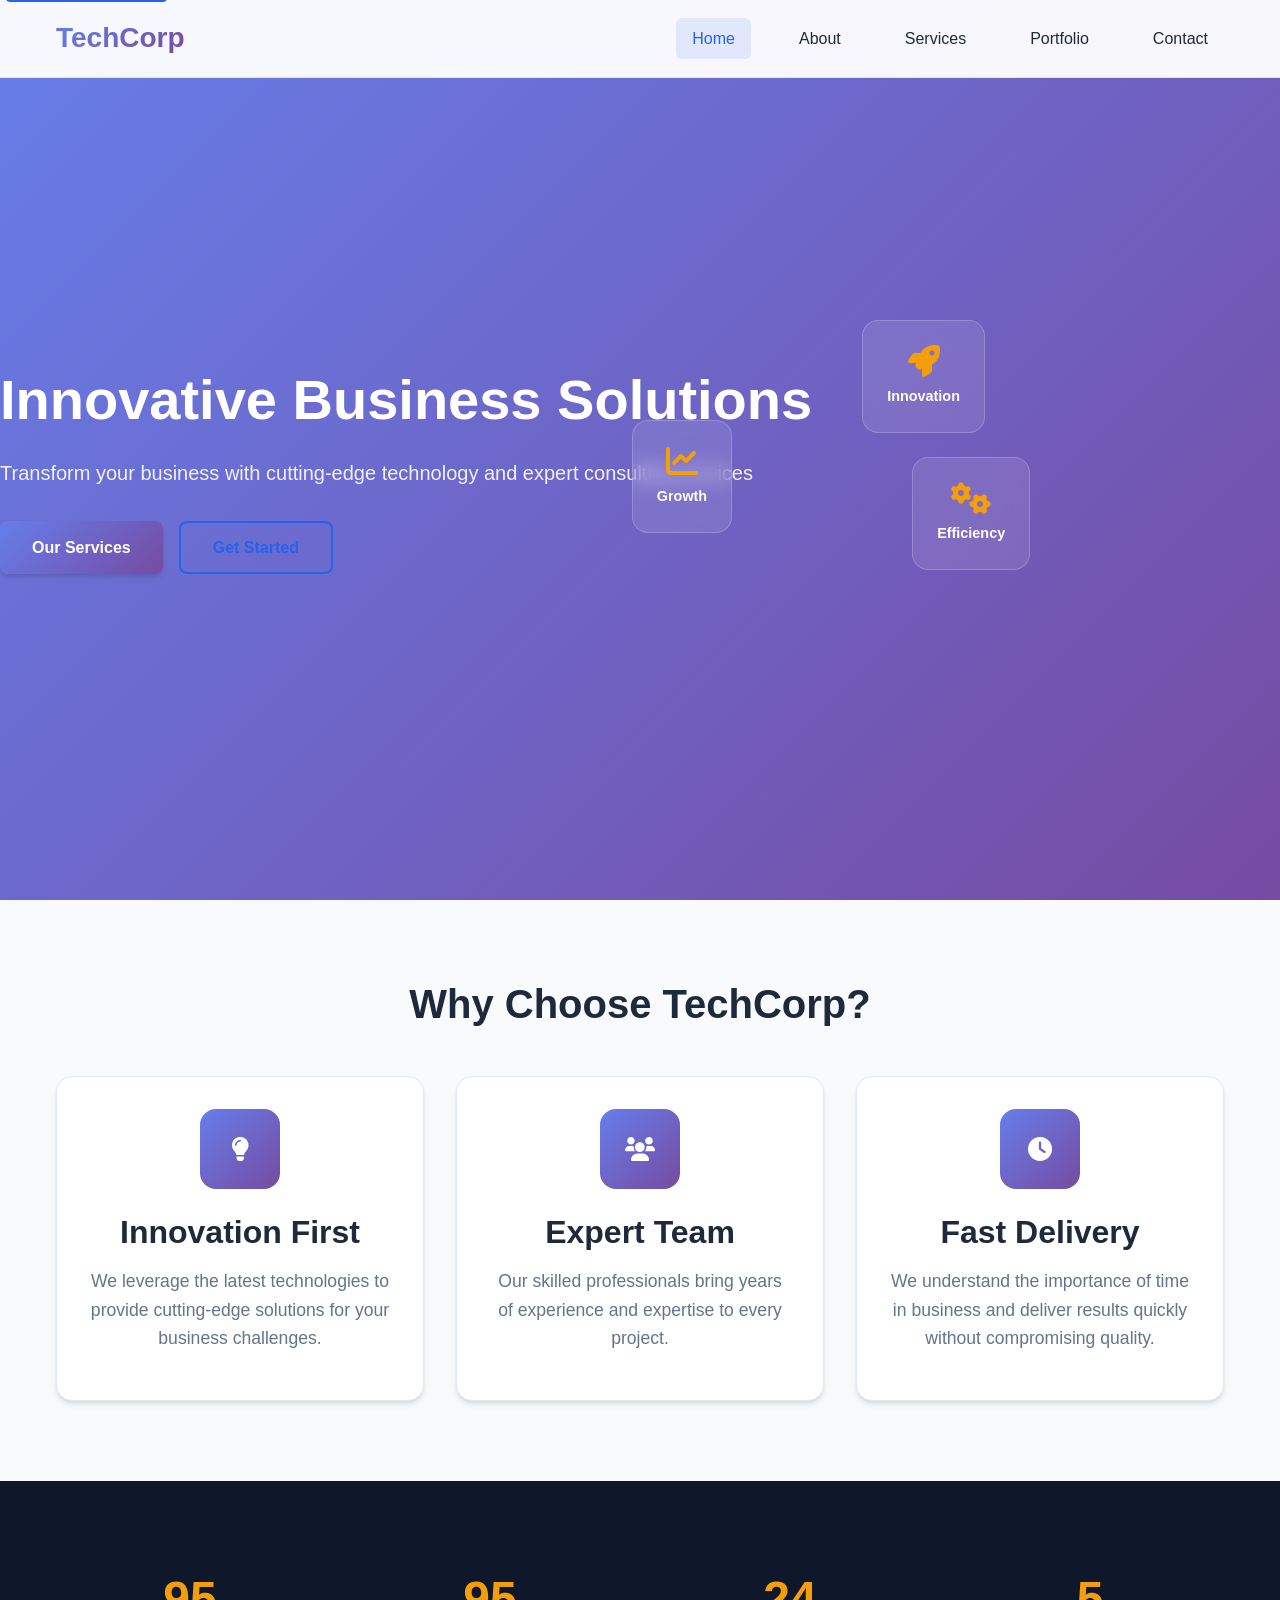
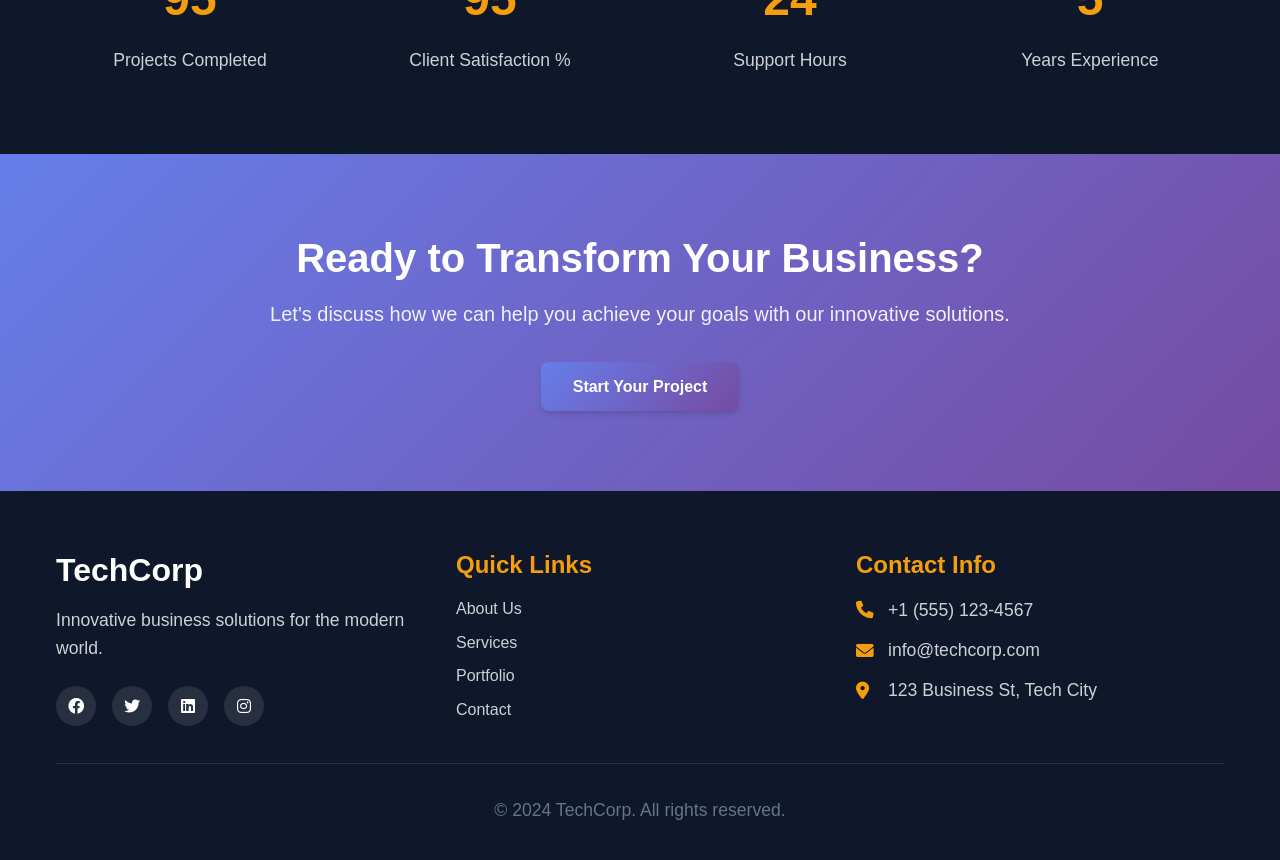
<file: index.html>
<!DOCTYPE html>
<html lang="en">
<head>
    <meta charset="UTF-8">
    <meta name="viewport" content="width=device-width, initial-scale=1.0">
    <title>TechCorp - Innovative Business Solutions</title>
    <link rel="stylesheet" href="styles.css">
    <link href="https://cdnjs.cloudflare.com/ajax/libs/font-awesome/6.0.0/css/all.min.css" rel="stylesheet">
</head>
<body>
    <!-- Navigation -->
    <nav class="navbar">
        <div class="nav-container">
            <div class="nav-logo">
                <a href="index.html">TechCorp</a>
            </div>
            <div class="nav-menu" id="nav-menu">
                <a href="index.html" class="nav-link active">Home</a>
                <a href="about.html" class="nav-link">About</a>
                <a href="services.html" class="nav-link">Services</a>
                <a href="portfolio.html" class="nav-link">Portfolio</a>
                <a href="contact.html" class="nav-link">Contact</a>
            </div>
            <div class="nav-toggle" id="nav-toggle">
                <span class="bar"></span>
                <span class="bar"></span>
                <span class="bar"></span>
            </div>
        </div>
    </nav>

    <!-- Hero Section -->
    <section class="hero">
        <div class="hero-content">
            <h1 class="hero-title">Innovative Business Solutions</h1>
            <p class="hero-subtitle">Transform your business with cutting-edge technology and expert consulting services</p>
            <div class="hero-buttons">
                <a href="services.html" class="btn btn-primary">Our Services</a>
                <a href="contact.html" class="btn btn-secondary">Get Started</a>
            </div>
        </div>
        <div class="hero-image">
            <div class="floating-card card-1">
                <i class="fas fa-rocket"></i>
                <span>Innovation</span>
            </div>
            <div class="floating-card card-2">
                <i class="fas fa-chart-line"></i>
                <span>Growth</span>
            </div>
            <div class="floating-card card-3">
                <i class="fas fa-cogs"></i>
                <span>Efficiency</span>
            </div>
        </div>
    </section>

    <!-- Features Section -->
    <section class="features">
        <div class="container">
            <h2 class="section-title">Why Choose TechCorp?</h2>
            <div class="features-grid">
                <div class="feature-card" data-aos="fade-up">
                    <div class="feature-icon">
                        <i class="fas fa-lightbulb"></i>
                    </div>
                    <h3>Innovation First</h3>
                    <p>We leverage the latest technologies to provide cutting-edge solutions for your business challenges.</p>
                </div>
                <div class="feature-card" data-aos="fade-up" data-aos-delay="100">
                    <div class="feature-icon">
                        <i class="fas fa-users"></i>
                    </div>
                    <h3>Expert Team</h3>
                    <p>Our skilled professionals bring years of experience and expertise to every project.</p>
                </div>
                <div class="feature-card" data-aos="fade-up" data-aos-delay="200">
                    <div class="feature-icon">
                        <i class="fas fa-clock"></i>
                    </div>
                    <h3>Fast Delivery</h3>
                    <p>We understand the importance of time in business and deliver results quickly without compromising quality.</p>
                </div>
            </div>
        </div>
    </section>

    <!-- Stats Section -->
    <section class="stats">
        <div class="container">
            <div class="stats-grid">
                <div class="stat-item">
                    <div class="stat-number" data-target="150">0</div>
                    <div class="stat-label">Projects Completed</div>
                </div>
                <div class="stat-item">
                    <div class="stat-number" data-target="95">0</div>
                    <div class="stat-label">Client Satisfaction %</div>
                </div>
                <div class="stat-item">
                    <div class="stat-number" data-target="24">0</div>
                    <div class="stat-label">Support Hours</div>
                </div>
                <div class="stat-item">
                    <div class="stat-number" data-target="5">0</div>
                    <div class="stat-label">Years Experience</div>
                </div>
            </div>
        </div>
    </section>

    <!-- CTA Section -->
    <section class="cta">
        <div class="container">
            <div class="cta-content">
                <h2>Ready to Transform Your Business?</h2>
                <p>Let's discuss how we can help you achieve your goals with our innovative solutions.</p>
                <a href="contact.html" class="btn btn-primary">Start Your Project</a>
            </div>
        </div>
    </section>

    <!-- Footer -->
    <footer class="footer">
        <div class="container">
            <div class="footer-content">
                <div class="footer-section">
                    <h3>TechCorp</h3>
                    <p>Innovative business solutions for the modern world.</p>
                    <div class="social-links">
                        <a href="#"><i class="fab fa-facebook"></i></a>
                        <a href="#"><i class="fab fa-twitter"></i></a>
                        <a href="#"><i class="fab fa-linkedin"></i></a>
                        <a href="#"><i class="fab fa-instagram"></i></a>
                    </div>
                </div>
                <div class="footer-section">
                    <h4>Quick Links</h4>
                    <ul>
                        <li><a href="about.html">About Us</a></li>
                        <li><a href="services.html">Services</a></li>
                        <li><a href="portfolio.html">Portfolio</a></li>
                        <li><a href="contact.html">Contact</a></li>
                    </ul>
                </div>
                <div class="footer-section">
                    <h4>Contact Info</h4>
                    <div class="contact-info">
                        <p><i class="fas fa-phone"></i> +1 (555) 123-4567</p>
                        <p><i class="fas fa-envelope"></i> info@techcorp.com</p>
                        <p><i class="fas fa-map-marker-alt"></i> 123 Business St, Tech City</p>
                    </div>
                </div>
            </div>
            <div class="footer-bottom">
                <p>&copy; 2024 TechCorp. All rights reserved.</p>
            </div>
        </div>
    </footer>

    <script src="script.js"></script>
</body>
</html>
</file>
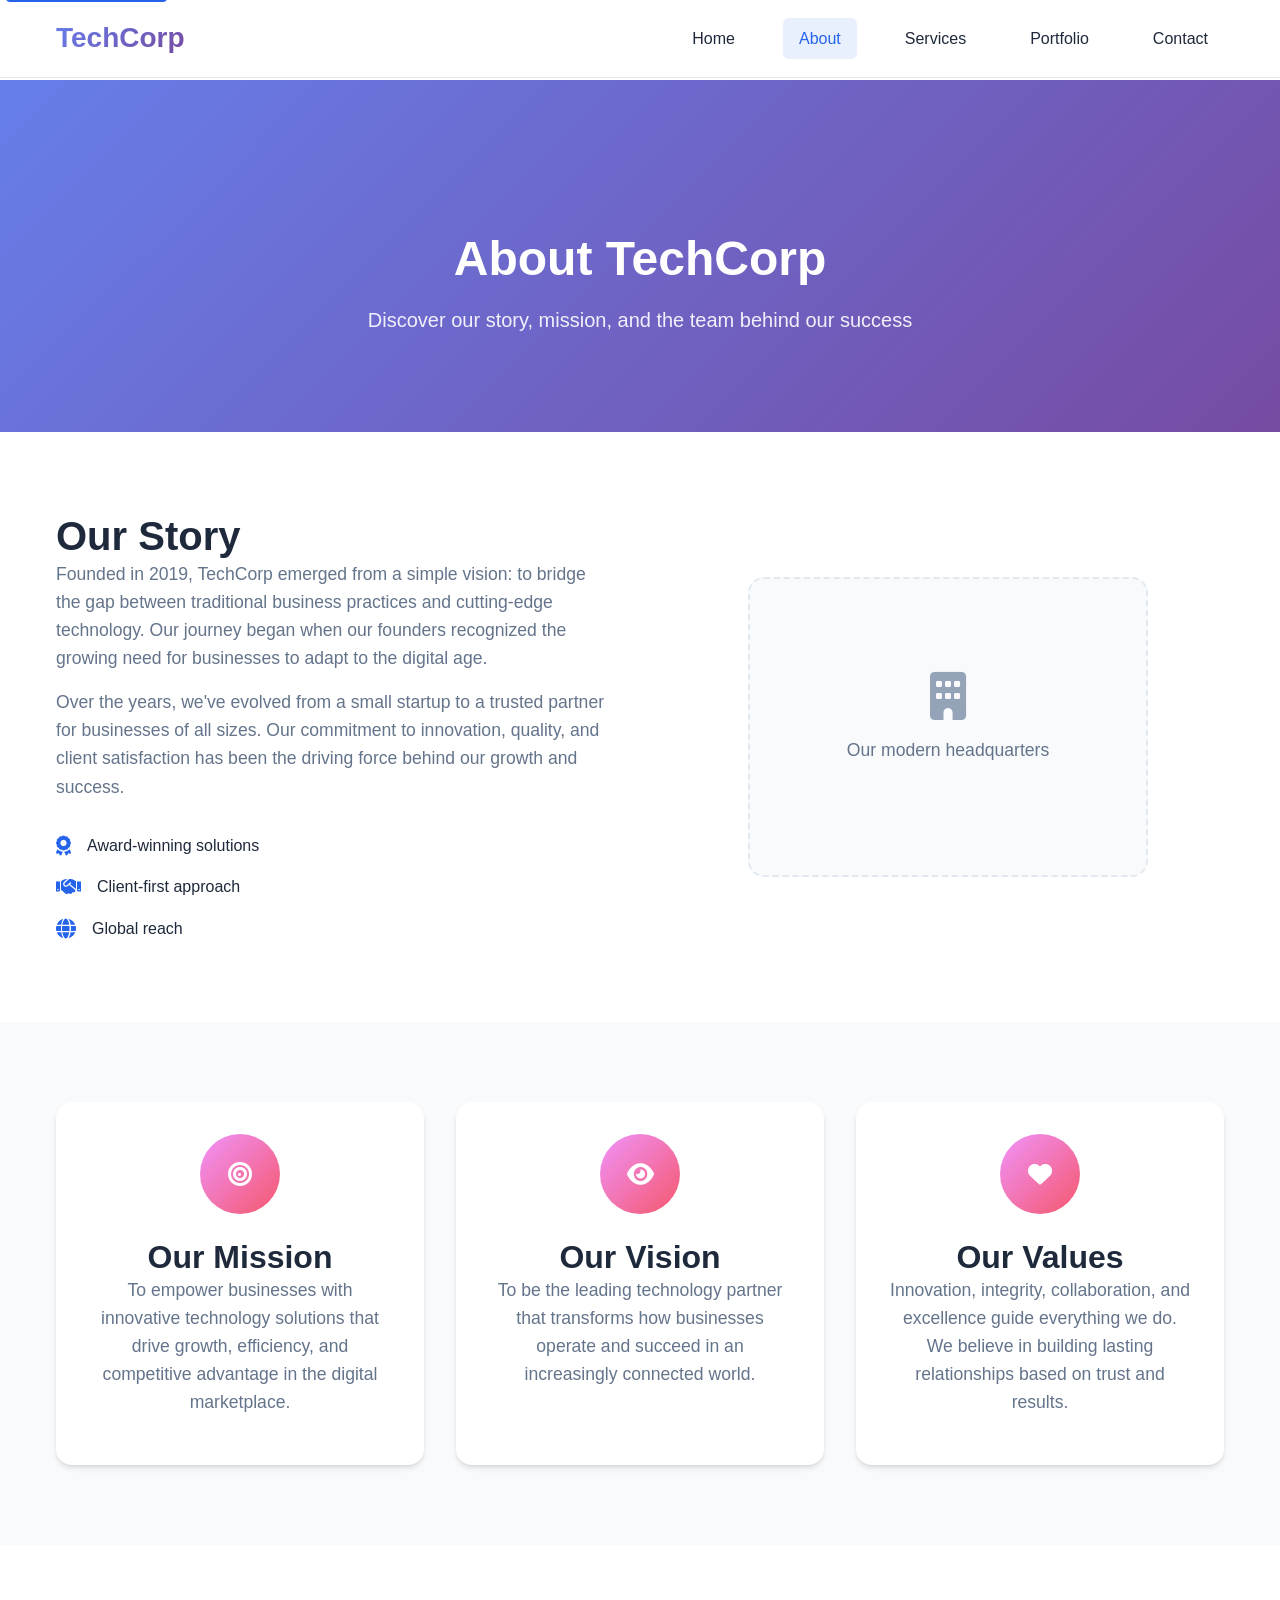
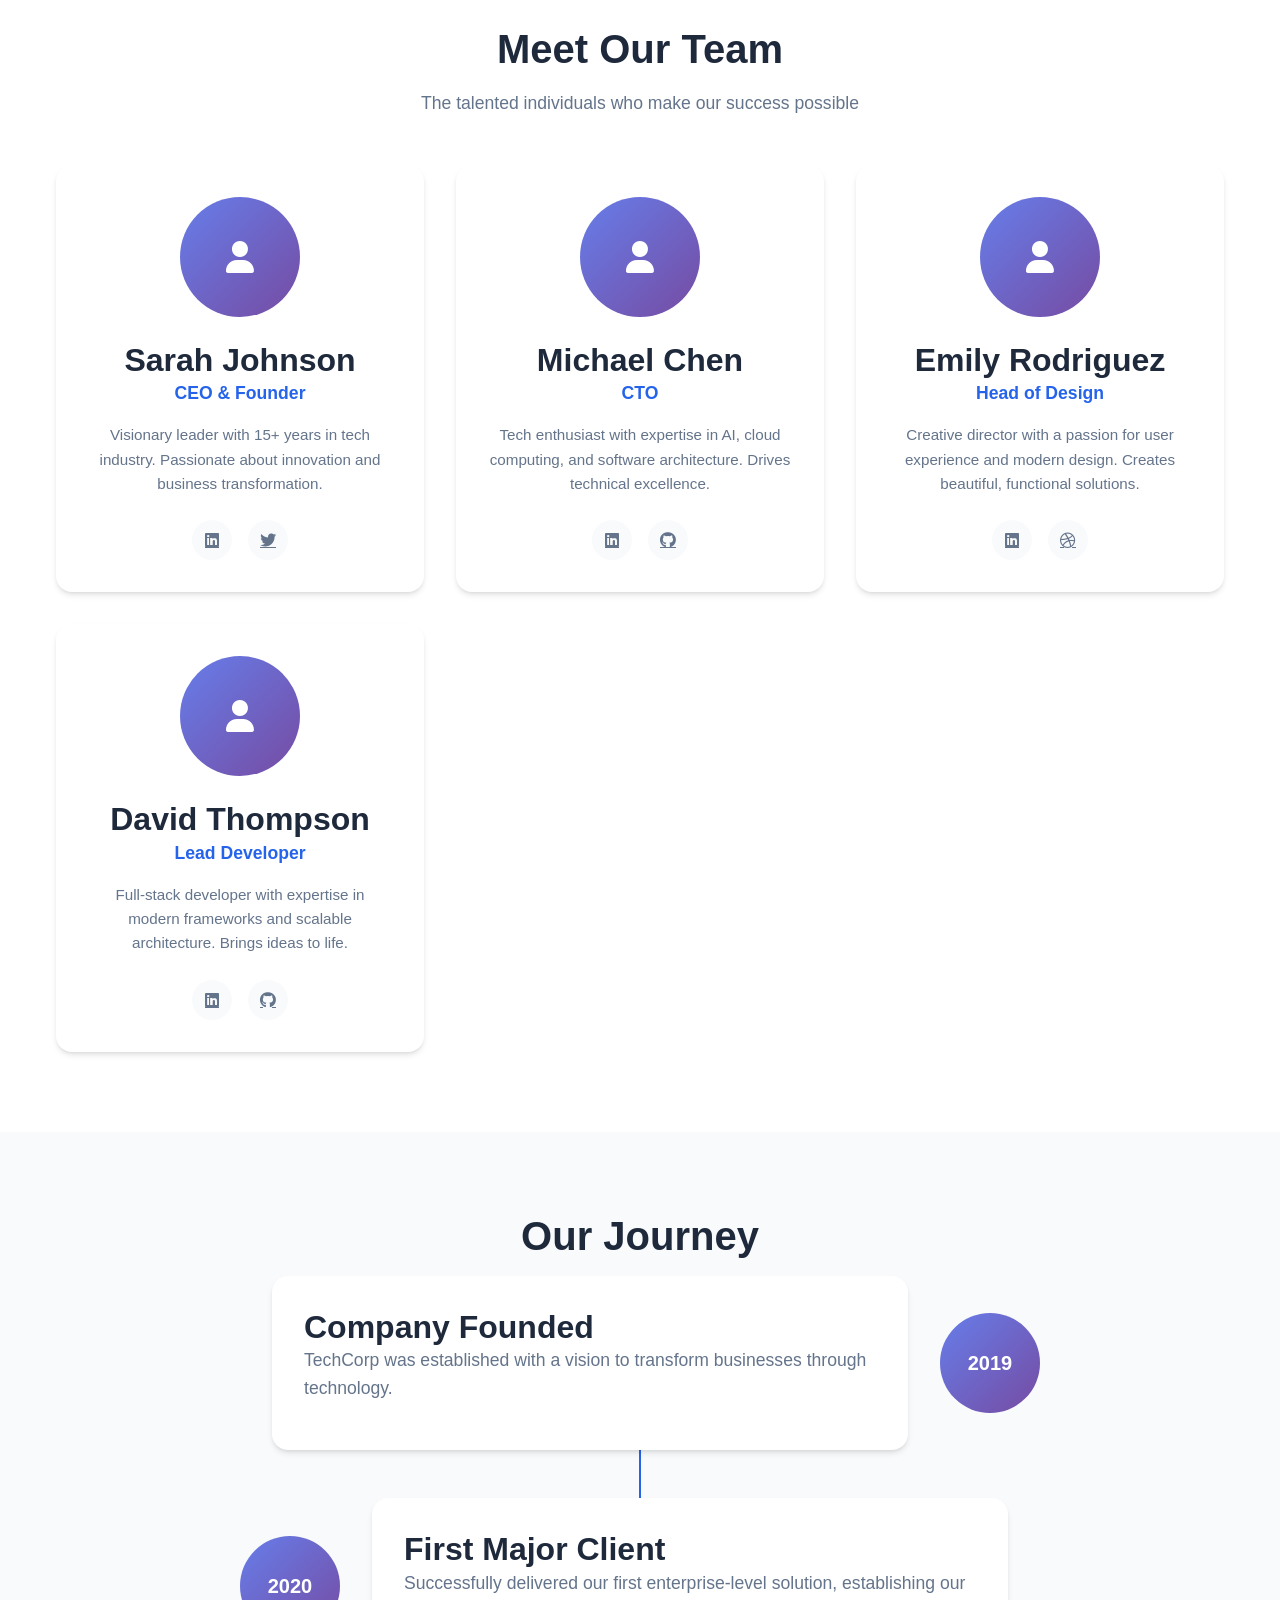
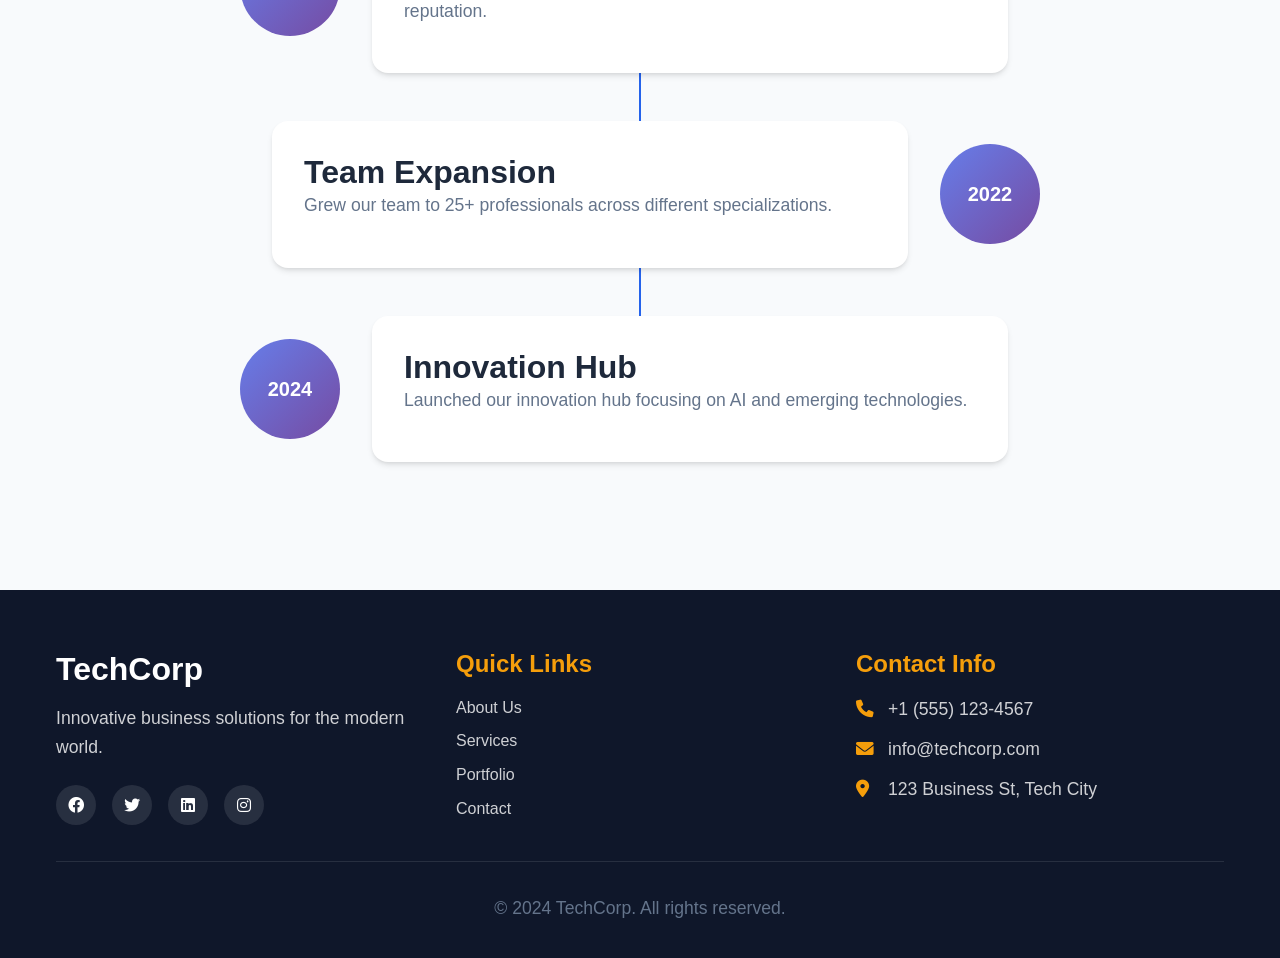
<file: about.html>
<!DOCTYPE html>
<html lang="en">
<head>
    <meta charset="UTF-8">
    <meta name="viewport" content="width=device-width, initial-scale=1.0">
    <title>About Us - TechCorp</title>
    <link rel="stylesheet" href="styles.css">
    <link href="https://cdnjs.cloudflare.com/ajax/libs/font-awesome/6.0.0/css/all.min.css" rel="stylesheet">
</head>
<body>
    <!-- Navigation -->
    <nav class="navbar">
        <div class="nav-container">
            <div class="nav-logo">
                <a href="index.html">TechCorp</a>
            </div>
            <div class="nav-menu" id="nav-menu">
                <a href="index.html" class="nav-link">Home</a>
                <a href="about.html" class="nav-link active">About</a>
                <a href="services.html" class="nav-link">Services</a>
                <a href="portfolio.html" class="nav-link">Portfolio</a>
                <a href="contact.html" class="nav-link">Contact</a>
            </div>
            <div class="nav-toggle" id="nav-toggle">
                <span class="bar"></span>
                <span class="bar"></span>
                <span class="bar"></span>
            </div>
        </div>
    </nav>

    <!-- Page Header -->
    <section class="page-header">
        <div class="container">
            <h1>About TechCorp</h1>
            <p>Discover our story, mission, and the team behind our success</p>
        </div>
    </section>

    <!-- About Section -->
    <section class="about-content">
        <div class="container">
            <div class="about-grid">
                <div class="about-text">
                    <h2>Our Story</h2>
                    <p>Founded in 2019, TechCorp emerged from a simple vision: to bridge the gap between traditional business practices and cutting-edge technology. Our journey began when our founders recognized the growing need for businesses to adapt to the digital age.</p>
                    <p>Over the years, we've evolved from a small startup to a trusted partner for businesses of all sizes. Our commitment to innovation, quality, and client satisfaction has been the driving force behind our growth and success.</p>
                    <div class="about-features">
                        <div class="about-feature">
                            <i class="fas fa-award"></i>
                            <span>Award-winning solutions</span>
                        </div>
                        <div class="about-feature">
                            <i class="fas fa-handshake"></i>
                            <span>Client-first approach</span>
                        </div>
                        <div class="about-feature">
                            <i class="fas fa-globe"></i>
                            <span>Global reach</span>
                        </div>
                    </div>
                </div>
                <div class="about-image">
                    <div class="image-placeholder">
                        <i class="fas fa-building"></i>
                        <p>Our modern headquarters</p>
                    </div>
                </div>
            </div>
        </div>
    </section>

    <!-- Mission & Vision -->
    <section class="mission-vision">
        <div class="container">
            <div class="mv-grid">
                <div class="mv-card">
                    <div class="mv-icon">
                        <i class="fas fa-bullseye"></i>
                    </div>
                    <h3>Our Mission</h3>
                    <p>To empower businesses with innovative technology solutions that drive growth, efficiency, and competitive advantage in the digital marketplace.</p>
                </div>
                <div class="mv-card">
                    <div class="mv-icon">
                        <i class="fas fa-eye"></i>
                    </div>
                    <h3>Our Vision</h3>
                    <p>To be the leading technology partner that transforms how businesses operate and succeed in an increasingly connected world.</p>
                </div>
                <div class="mv-card">
                    <div class="mv-icon">
                        <i class="fas fa-heart"></i>
                    </div>
                    <h3>Our Values</h3>
                    <p>Innovation, integrity, collaboration, and excellence guide everything we do. We believe in building lasting relationships based on trust and results.</p>
                </div>
            </div>
        </div>
    </section>

    <!-- Team Section -->
    <section class="team">
        <div class="container">
            <h2 class="section-title">Meet Our Team</h2>
            <p class="section-subtitle">The talented individuals who make our success possible</p>
            <div class="team-grid">
                <div class="team-card" data-aos="fade-up">
                    <div class="team-image">
                        <div class="avatar">
                            <i class="fas fa-user"></i>
                        </div>
                    </div>
                    <div class="team-info">
                        <h3>Sarah Johnson</h3>
                        <p class="team-role">CEO & Founder</p>
                        <p class="team-bio">Visionary leader with 15+ years in tech industry. Passionate about innovation and business transformation.</p>
                        <div class="team-social">
                            <a href="#"><i class="fab fa-linkedin"></i></a>
                            <a href="#"><i class="fab fa-twitter"></i></a>
                        </div>
                    </div>
                </div>
                <div class="team-card" data-aos="fade-up" data-aos-delay="100">
                    <div class="team-image">
                        <div class="avatar">
                            <i class="fas fa-user"></i>
                        </div>
                    </div>
                    <div class="team-info">
                        <h3>Michael Chen</h3>
                        <p class="team-role">CTO</p>
                        <p class="team-bio">Tech enthusiast with expertise in AI, cloud computing, and software architecture. Drives technical excellence.</p>
                        <div class="team-social">
                            <a href="#"><i class="fab fa-linkedin"></i></a>
                            <a href="#"><i class="fab fa-github"></i></a>
                        </div>
                    </div>
                </div>
                <div class="team-card" data-aos="fade-up" data-aos-delay="200">
                    <div class="team-image">
                        <div class="avatar">
                            <i class="fas fa-user"></i>
                        </div>
                    </div>
                    <div class="team-info">
                        <h3>Emily Rodriguez</h3>
                        <p class="team-role">Head of Design</p>
                        <p class="team-bio">Creative director with a passion for user experience and modern design. Creates beautiful, functional solutions.</p>
                        <div class="team-social">
                            <a href="#"><i class="fab fa-linkedin"></i></a>
                            <a href="#"><i class="fab fa-dribbble"></i></a>
                        </div>
                    </div>
                </div>
                <div class="team-card" data-aos="fade-up" data-aos-delay="300">
                    <div class="team-image">
                        <div class="avatar">
                            <i class="fas fa-user"></i>
                        </div>
                    </div>
                    <div class="team-info">
                        <h3>David Thompson</h3>
                        <p class="team-role">Lead Developer</p>
                        <p class="team-bio">Full-stack developer with expertise in modern frameworks and scalable architecture. Brings ideas to life.</p>
                        <div class="team-social">
                            <a href="#"><i class="fab fa-linkedin"></i></a>
                            <a href="#"><i class="fab fa-github"></i></a>
                        </div>
                    </div>
                </div>
            </div>
        </div>
    </section>

    <!-- Timeline -->
    <section class="timeline">
        <div class="container">
            <h2 class="section-title">Our Journey</h2>
            <div class="timeline-container">
                <div class="timeline-item" data-aos="fade-up">
                    <div class="timeline-year">2019</div>
                    <div class="timeline-content">
                        <h3>Company Founded</h3>
                        <p>TechCorp was established with a vision to transform businesses through technology.</p>
                    </div>
                </div>
                <div class="timeline-item" data-aos="fade-up" data-aos-delay="100">
                    <div class="timeline-year">2020</div>
                    <div class="timeline-content">
                        <h3>First Major Client</h3>
                        <p>Successfully delivered our first enterprise-level solution, establishing our reputation.</p>
                    </div>
                </div>
                <div class="timeline-item" data-aos="fade-up" data-aos-delay="200">
                    <div class="timeline-year">2022</div>
                    <div class="timeline-content">
                        <h3>Team Expansion</h3>
                        <p>Grew our team to 25+ professionals across different specializations.</p>
                    </div>
                </div>
                <div class="timeline-item" data-aos="fade-up" data-aos-delay="300">
                    <div class="timeline-year">2024</div>
                    <div class="timeline-content">
                        <h3>Innovation Hub</h3>
                        <p>Launched our innovation hub focusing on AI and emerging technologies.</p>
                    </div>
                </div>
            </div>
        </div>
    </section>

    <!-- Footer -->
    <footer class="footer">
        <div class="container">
            <div class="footer-content">
                <div class="footer-section">
                    <h3>TechCorp</h3>
                    <p>Innovative business solutions for the modern world.</p>
                    <div class="social-links">
                        <a href="#"><i class="fab fa-facebook"></i></a>
                        <a href="#"><i class="fab fa-twitter"></i></a>
                        <a href="#"><i class="fab fa-linkedin"></i></a>
                        <a href="#"><i class="fab fa-instagram"></i></a>
                    </div>
                </div>
                <div class="footer-section">
                    <h4>Quick Links</h4>
                    <ul>
                        <li><a href="about.html">About Us</a></li>
                        <li><a href="services.html">Services</a></li>
                        <li><a href="portfolio.html">Portfolio</a></li>
                        <li><a href="contact.html">Contact</a></li>
                    </ul>
                </div>
                <div class="footer-section">
                    <h4>Contact Info</h4>
                    <div class="contact-info">
                        <p><i class="fas fa-phone"></i> +1 (555) 123-4567</p>
                        <p><i class="fas fa-envelope"></i> info@techcorp.com</p>
                        <p><i class="fas fa-map-marker-alt"></i> 123 Business St, Tech City</p>
                    </div>
                </div>
            </div>
            <div class="footer-bottom">
                <p>&copy; 2024 TechCorp. All rights reserved.</p>
            </div>
        </div>
    </footer>

    <script src="script.js"></script>
</body>
</html>
</file>
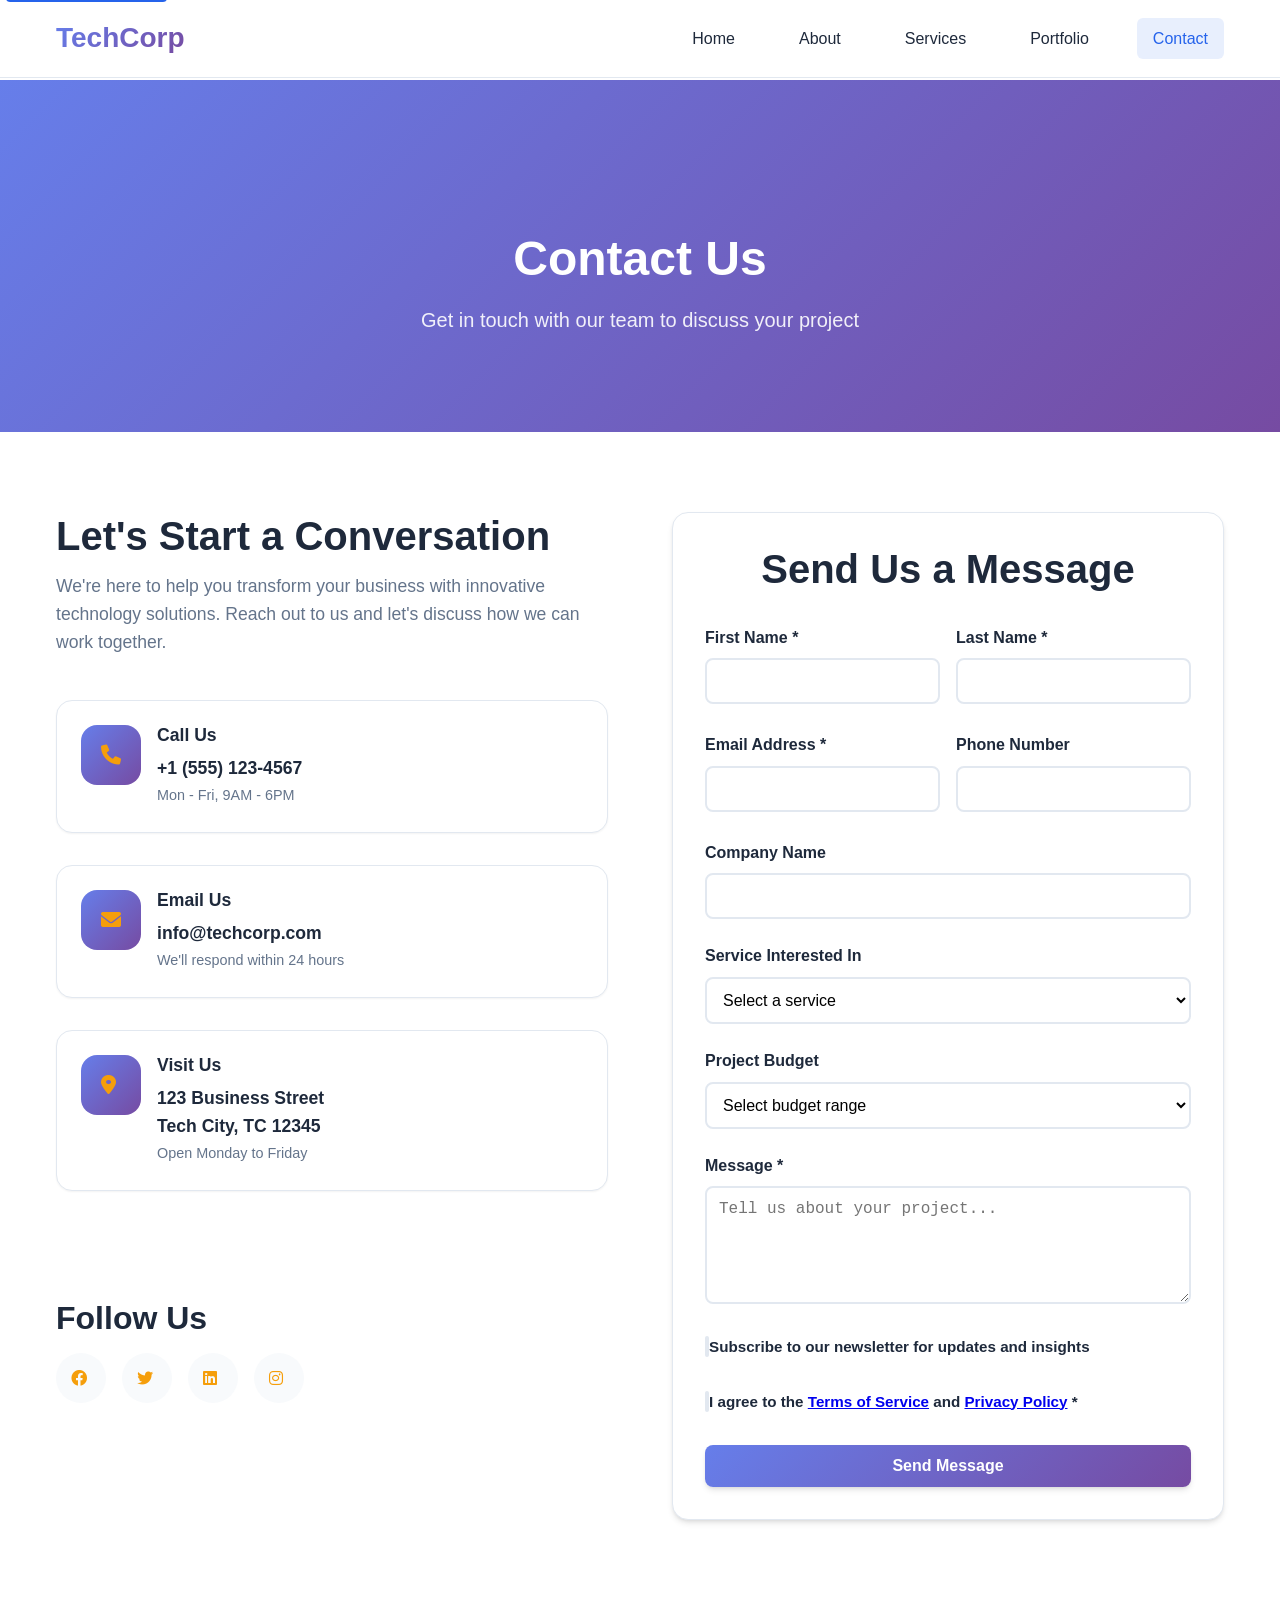
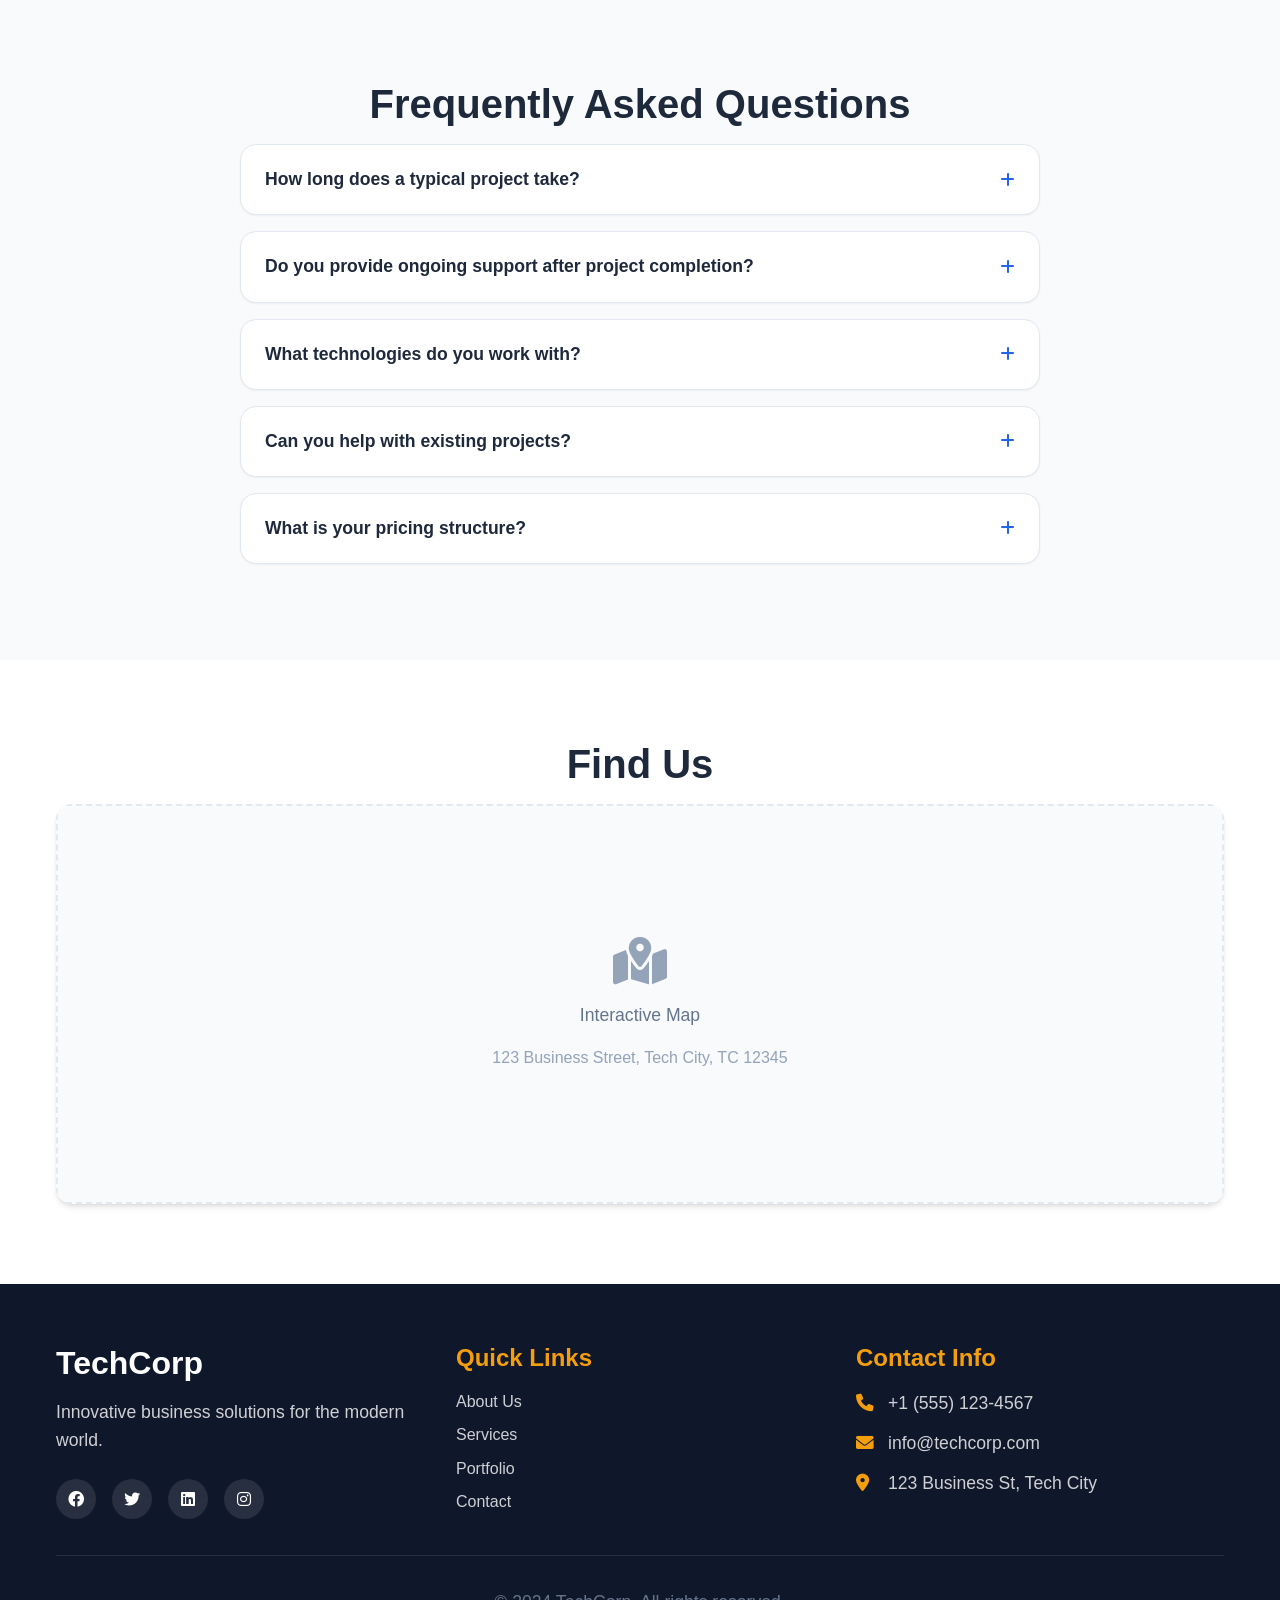
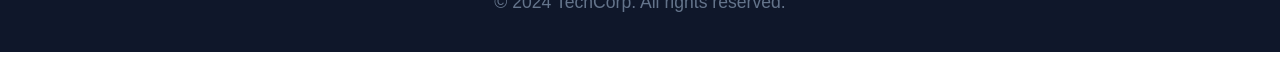
<file: contact.html>
<!DOCTYPE html>
<html lang="en">
<head>
    <meta charset="UTF-8">
    <meta name="viewport" content="width=device-width, initial-scale=1.0">
    <title>Contact Us - TechCorp</title>
    <link rel="stylesheet" href="styles.css">
    <link href="https://cdnjs.cloudflare.com/ajax/libs/font-awesome/6.0.0/css/all.min.css" rel="stylesheet">
</head>
<body>
    <!-- Navigation -->
    <nav class="navbar">
        <div class="nav-container">
            <div class="nav-logo">
                <a href="index.html">TechCorp</a>
            </div>
            <div class="nav-menu" id="nav-menu">
                <a href="index.html" class="nav-link">Home</a>
                <a href="about.html" class="nav-link">About</a>
                <a href="services.html" class="nav-link">Services</a>
                <a href="portfolio.html" class="nav-link">Portfolio</a>
                <a href="contact.html" class="nav-link active">Contact</a>
            </div>
            <div class="nav-toggle" id="nav-toggle">
                <span class="bar"></span>
                <span class="bar"></span>
                <span class="bar"></span>
            </div>
        </div>
    </nav>

    <!-- Page Header -->
    <section class="page-header">
        <div class="container">
            <h1>Contact Us</h1>
            <p>Get in touch with our team to discuss your project</p>
        </div>
    </section>

    <!-- Contact Section -->
    <section class="contact-section">
        <div class="container">
            <div class="contact-grid">
                <div class="contact-info">
                    <h2>Let's Start a Conversation</h2>
                    <p>We're here to help you transform your business with innovative technology solutions. Reach out to us and let's discuss how we can work together.</p>
                    
                    <div class="contact-methods">
                        <div class="contact-method">
                            <div class="method-icon">
                                <i class="fas fa-phone"></i>
                            </div>
                            <div class="method-info">
                                <h3>Call Us</h3>
                                <p>+1 (555) 123-4567</p>
                                <span>Mon - Fri, 9AM - 6PM</span>
                            </div>
                        </div>
                        
                        <div class="contact-method">
                            <div class="method-icon">
                                <i class="fas fa-envelope"></i>
                            </div>
                            <div class="method-info">
                                <h3>Email Us</h3>
                                <p>info@techcorp.com</p>
                                <span>We'll respond within 24 hours</span>
                            </div>
                        </div>
                        
                        <div class="contact-method">
                            <div class="method-icon">
                                <i class="fas fa-map-marker-alt"></i>
                            </div>
                            <div class="method-info">
                                <h3>Visit Us</h3>
                                <p>123 Business Street<br>Tech City, TC 12345</p>
                                <span>Open Monday to Friday</span>
                            </div>
                        </div>
                    </div>

                    <div class="social-contact">
                        <h3>Follow Us</h3>
                        <div class="social-links">
                            <a href="#" class="social-link">
                                <i class="fab fa-facebook"></i>
                            </a>
                            <a href="#" class="social-link">
                                <i class="fab fa-twitter"></i>
                            </a>
                            <a href="#" class="social-link">
                                <i class="fab fa-linkedin"></i>
                            </a>
                            <a href="#" class="social-link">
                                <i class="fab fa-instagram"></i>
                            </a>
                        </div>
                    </div>
                </div>

                <div class="contact-form-container">
                    <form class="contact-form" id="contactForm">
                        <h2>Send Us a Message</h2>
                        <div class="form-row">
                            <div class="form-group">
                                <label for="firstName">First Name *</label>
                                <input type="text" id="firstName" name="firstName" required>
                                <span class="error-message" id="firstNameError"></span>
                            </div>
                            <div class="form-group">
                                <label for="lastName">Last Name *</label>
                                <input type="text" id="lastName" name="lastName" required>
                                <span class="error-message" id="lastNameError"></span>
                            </div>
                        </div>
                        
                        <div class="form-row">
                            <div class="form-group">
                                <label for="email">Email Address *</label>
                                <input type="email" id="email" name="email" required>
                                <span class="error-message" id="emailError"></span>
                            </div>
                            <div class="form-group">
                                <label for="phone">Phone Number</label>
                                <input type="tel" id="phone" name="phone">
                                <span class="error-message" id="phoneError"></span>
                            </div>
                        </div>
                        
                        <div class="form-group">
                            <label for="company">Company Name</label>
                            <input type="text" id="company" name="company">
                        </div>
                        
                        <div class="form-group">
                            <label for="service">Service Interested In</label>
                            <select id="service" name="service">
                                <option value="">Select a service</option>
                                <option value="web-development">Web Development</option>
                                <option value="mobile-development">Mobile App Development</option>
                                <option value="ui-ux-design">UI/UX Design</option>
                                <option value="digital-strategy">Digital Strategy</option>
                                <option value="cloud-solutions">Cloud Solutions</option>
                                <option value="support">24/7 Support</option>
                                <option value="other">Other</option>
                            </select>
                        </div>
                        
                        <div class="form-group">
                            <label for="budget">Project Budget</label>
                            <select id="budget" name="budget">
                                <option value="">Select budget range</option>
                                <option value="under-5k">Under $5,000</option>
                                <option value="5k-10k">$5,000 - $10,000</option>
                                <option value="10k-25k">$10,000 - $25,000</option>
                                <option value="25k-50k">$25,000 - $50,000</option>
                                <option value="over-50k">Over $50,000</option>
                            </select>
                        </div>
                        
                        <div class="form-group">
                            <label for="message">Message *</label>
                            <textarea id="message" name="message" rows="5" placeholder="Tell us about your project..." required></textarea>
                            <span class="error-message" id="messageError"></span>
                        </div>
                        
                        <div class="form-group checkbox-group">
                            <label class="checkbox-label">
                                <input type="checkbox" id="newsletter" name="newsletter">
                                <span class="checkmark"></span>
                                Subscribe to our newsletter for updates and insights
                            </label>
                        </div>
                        
                        <div class="form-group checkbox-group">
                            <label class="checkbox-label">
                                <input type="checkbox" id="terms" name="terms" required>
                                <span class="checkmark"></span>
                                I agree to the <a href="#">Terms of Service</a> and <a href="#">Privacy Policy</a> *
                            </label>
                            <span class="error-message" id="termsError"></span>
                        </div>
                        
                        <button type="submit" class="btn btn-primary btn-submit">
                            <span class="btn-text">Send Message</span>
                            <span class="btn-loading">
                                <i class="fas fa-spinner fa-spin"></i>
                                Sending...
                            </span>
                        </button>
                    </form>
                </div>
            </div>
        </div>
    </section>

    <!-- Success Modal -->
    <div class="modal" id="successModal">
        <div class="modal-content">
            <div class="modal-body success-modal">
                <div class="success-icon">
                    <i class="fas fa-check-circle"></i>
                </div>
                <h3>Message Sent Successfully!</h3>
                <p>Thank you for reaching out to us. We'll get back to you within 24 hours.</p>
                <button class="btn btn-primary" onclick="closeSuccessModal()">Close</button>
            </div>
        </div>
    </div>

    <!-- FAQ Section -->
    <section class="faq">
        <div class="container">
            <h2 class="section-title">Frequently Asked Questions</h2>
            <div class="faq-container">
                <div class="faq-item">
                    <div class="faq-question">
                        <h3>How long does a typical project take?</h3>
                        <i class="fas fa-plus"></i>
                    </div>
                    <div class="faq-answer">
                        <p>Project timelines vary depending on complexity and scope. Simple websites typically take 2-4 weeks, while complex applications can take 3-6 months. We'll provide a detailed timeline during our initial consultation.</p>
                    </div>
                </div>
                
                <div class="faq-item">
                    <div class="faq-question">
                        <h3>Do you provide ongoing support after project completion?</h3>
                        <i class="fas fa-plus"></i>
                    </div>
                    <div class="faq-answer">
                        <p>Yes, we offer comprehensive support packages including maintenance, updates, and 24/7 monitoring. Our support plans are tailored to your specific needs and budget.</p>
                    </div>
                </div>
                
                <div class="faq-item">
                    <div class="faq-question">
                        <h3>What technologies do you work with?</h3>
                        <i class="fas fa-plus"></i>
                    </div>
                    <div class="faq-answer">
                        <p>We work with a wide range of modern technologies including React, Vue.js, Node.js, Python, React Native, Flutter, AWS, and more. We choose the best technology stack for each project.</p>
                    </div>
                </div>
                
                <div class="faq-item">
                    <div class="faq-question">
                        <h3>Can you help with existing projects?</h3>
                        <i class="fas fa-plus"></i>
                    </div>
                    <div class="faq-answer">
                        <p>Absolutely! We can help improve, maintain, or completely redesign existing applications. We'll assess your current system and recommend the best approach forward.</p>
                    </div>
                </div>
                
                <div class="faq-item">
                    <div class="faq-question">
                        <h3>What is your pricing structure?</h3>
                        <i class="fas fa-plus"></i>
                    </div>
                    <div class="faq-answer">
                        <p>We offer flexible pricing options including fixed-price projects, hourly rates, and retainer agreements. Pricing depends on project complexity, timeline, and requirements. Contact us for a detailed quote.</p>
                    </div>
                </div>
            </div>
        </div>
    </section>

    <!-- Map Section -->
    <section class="map-section">
        <div class="container">
            <h2 class="section-title">Find Us</h2>
            <div class="map-container">
                <div class="map-placeholder">
                    <i class="fas fa-map-marked-alt"></i>
                    <p>Interactive Map</p>
                    <span>123 Business Street, Tech City, TC 12345</span>
                </div>
            </div>
        </div>
    </section>

    <!-- Footer -->
    <footer class="footer">
        <div class="container">
            <div class="footer-content">
                <div class="footer-section">
                    <h3>TechCorp</h3>
                    <p>Innovative business solutions for the modern world.</p>
                    <div class="social-links">
                        <a href="#"><i class="fab fa-facebook"></i></a>
                        <a href="#"><i class="fab fa-twitter"></i></a>
                        <a href="#"><i class="fab fa-linkedin"></i></a>
                        <a href="#"><i class="fab fa-instagram"></i></a>
                    </div>
                </div>
                <div class="footer-section">
                    <h4>Quick Links</h4>
                    <ul>
                        <li><a href="about.html">About Us</a></li>
                        <li><a href="services.html">Services</a></li>
                        <li><a href="portfolio.html">Portfolio</a></li>
                        <li><a href="contact.html">Contact</a></li>
                    </ul>
                </div>
                <div class="footer-section">
                    <h4>Contact Info</h4>
                    <div class="contact-info">
                        <p><i class="fas fa-phone"></i> +1 (555) 123-4567</p>
                        <p><i class="fas fa-envelope"></i> info@techcorp.com</p>
                        <p><i class="fas fa-map-marker-alt"></i> 123 Business St, Tech City</p>
                    </div>
                </div>
            </div>
            <div class="footer-bottom">
                <p>&copy; 2024 TechCorp. All rights reserved.</p>
            </div>
        </div>
    </footer>

    <script src="script.js"></script>
</body>
</html>
</file>
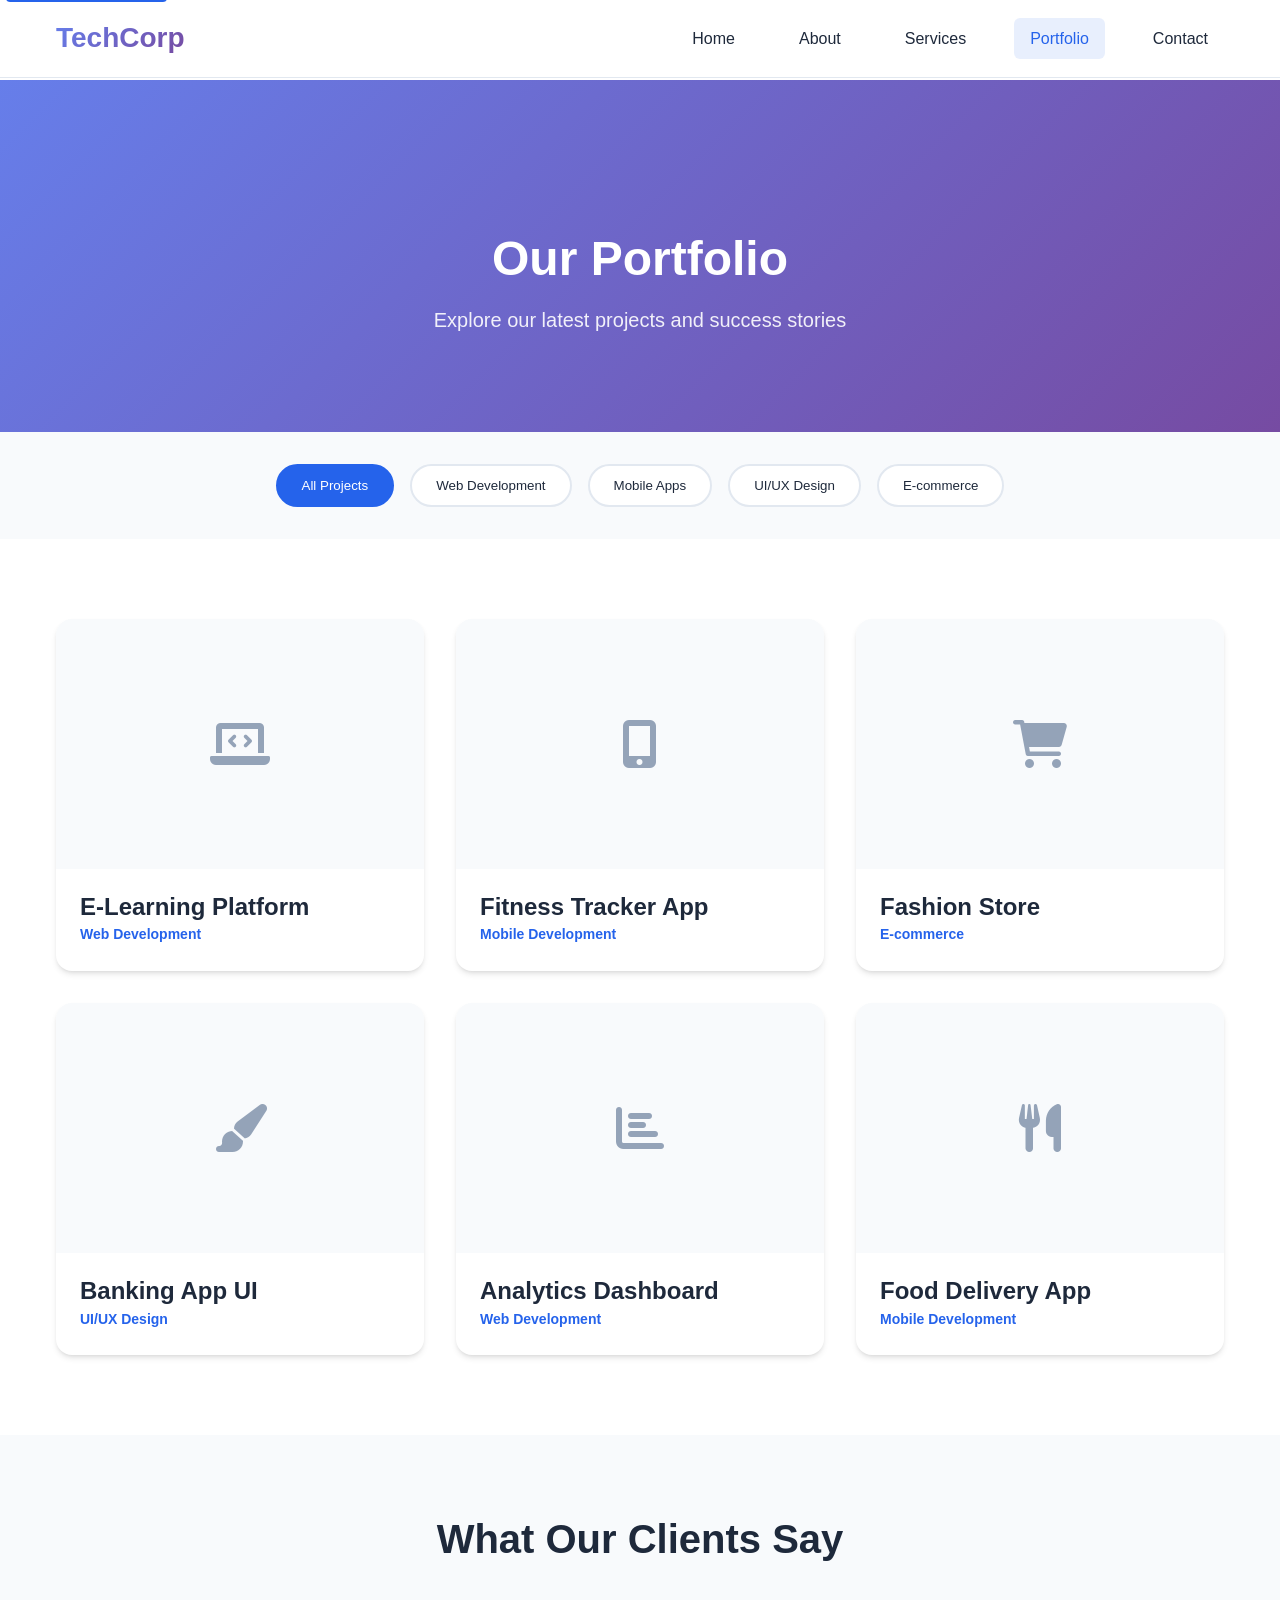
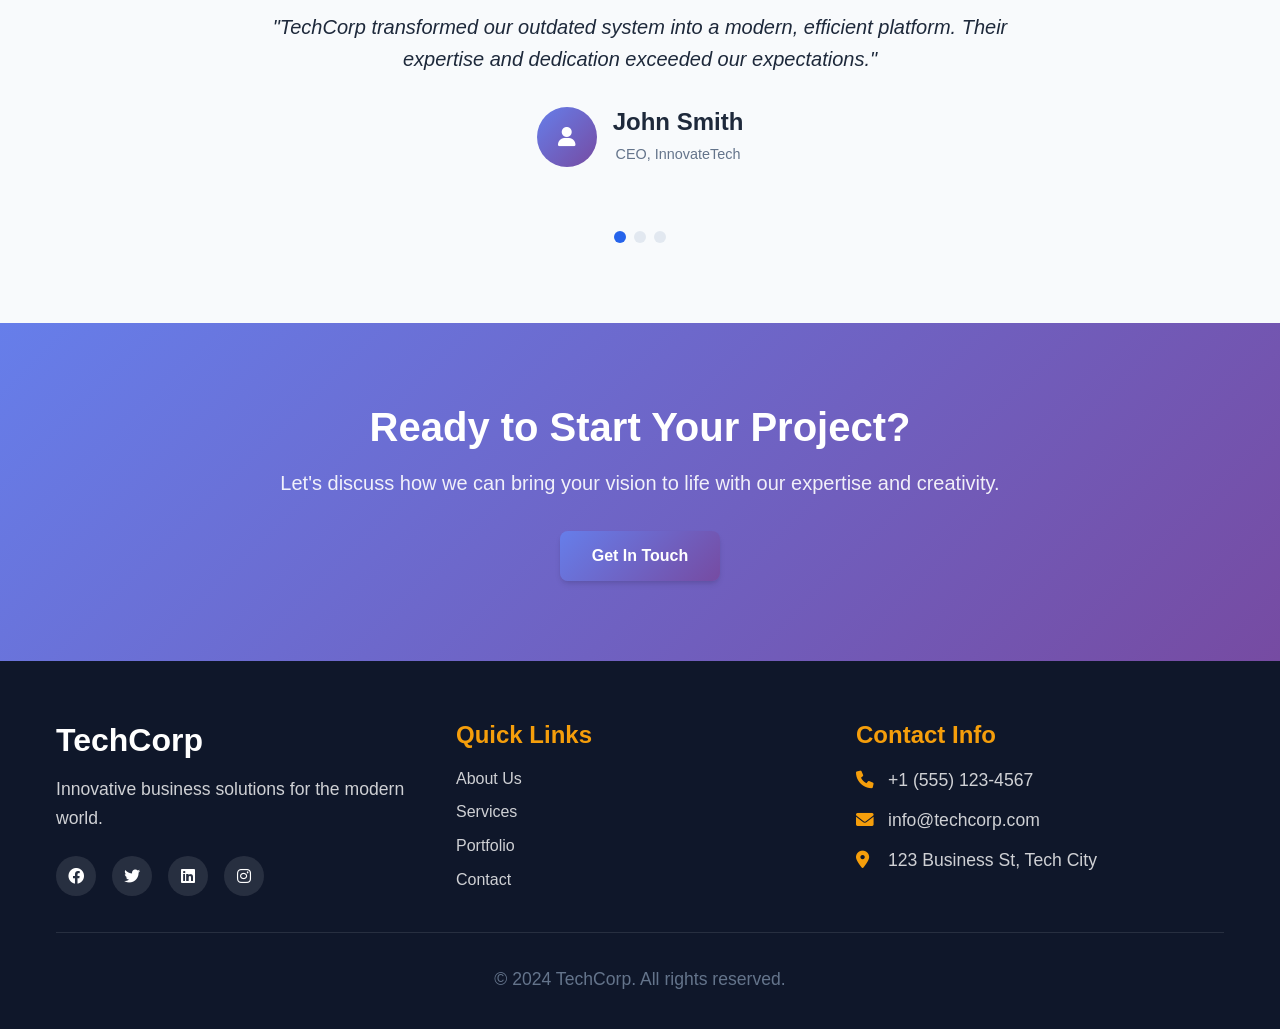
<file: portfolio.html>
<!DOCTYPE html>
<html lang="en">
<head>
    <meta charset="UTF-8">
    <meta name="viewport" content="width=device-width, initial-scale=1.0">
    <title>Portfolio - TechCorp</title>
    <link rel="stylesheet" href="styles.css">
    <link href="https://cdnjs.cloudflare.com/ajax/libs/font-awesome/6.0.0/css/all.min.css" rel="stylesheet">
</head>
<body>
    <!-- Navigation -->
    <nav class="navbar">
        <div class="nav-container">
            <div class="nav-logo">
                <a href="index.html">TechCorp</a>
            </div>
            <div class="nav-menu" id="nav-menu">
                <a href="index.html" class="nav-link">Home</a>
                <a href="about.html" class="nav-link">About</a>
                <a href="services.html" class="nav-link">Services</a>
                <a href="portfolio.html" class="nav-link active">Portfolio</a>
                <a href="contact.html" class="nav-link">Contact</a>
            </div>
            <div class="nav-toggle" id="nav-toggle">
                <span class="bar"></span>
                <span class="bar"></span>
                <span class="bar"></span>
            </div>
        </div>
    </nav>

    <!-- Page Header -->
    <section class="page-header">
        <div class="container">
            <h1>Our Portfolio</h1>
            <p>Explore our latest projects and success stories</p>
        </div>
    </section>

    <!-- Portfolio Filter -->
    <section class="portfolio-filter">
        <div class="container">
            <div class="filter-buttons">
                <button class="filter-btn active" data-filter="all">All Projects</button>
                <button class="filter-btn" data-filter="web">Web Development</button>
                <button class="filter-btn" data-filter="mobile">Mobile Apps</button>
                <button class="filter-btn" data-filter="design">UI/UX Design</button>
                <button class="filter-btn" data-filter="ecommerce">E-commerce</button>
            </div>
        </div>
    </section>

    <!-- Portfolio Grid -->
    <section class="portfolio-grid">
        <div class="container">
            <div class="portfolio-container">
                <div class="portfolio-item" data-category="web" data-aos="fade-up">
                    <div class="portfolio-image">
                        <div class="project-placeholder">
                            <i class="fas fa-laptop-code"></i>
                        </div>
                        <div class="portfolio-overlay">
                            <div class="portfolio-content">
                                <h3>E-Learning Platform</h3>
                                <p>Modern educational platform with interactive features</p>
                                <div class="portfolio-links">
                                    <a href="#" class="portfolio-link" data-project="elearning">
                                        <i class="fas fa-eye"></i>
                                    </a>
                                    <a href="#" class="portfolio-link">
                                        <i class="fas fa-external-link-alt"></i>
                                    </a>
                                </div>
                            </div>
                        </div>
                    </div>
                    <div class="portfolio-info">
                        <h4>E-Learning Platform</h4>
                        <span class="portfolio-category">Web Development</span>
                    </div>
                </div>

                <div class="portfolio-item" data-category="mobile" data-aos="fade-up" data-aos-delay="100">
                    <div class="portfolio-image">
                        <div class="project-placeholder">
                            <i class="fas fa-mobile-alt"></i>
                        </div>
                        <div class="portfolio-overlay">
                            <div class="portfolio-content">
                                <h3>Fitness Tracker App</h3>
                                <p>Cross-platform mobile app for health tracking</p>
                                <div class="portfolio-links">
                                    <a href="#" class="portfolio-link" data-project="fitness">
                                        <i class="fas fa-eye"></i>
                                    </a>
                                    <a href="#" class="portfolio-link">
                                        <i class="fas fa-external-link-alt"></i>
                                    </a>
                                </div>
                            </div>
                        </div>
                    </div>
                    <div class="portfolio-info">
                        <h4>Fitness Tracker App</h4>
                        <span class="portfolio-category">Mobile Development</span>
                    </div>
                </div>

                <div class="portfolio-item" data-category="ecommerce" data-aos="fade-up" data-aos-delay="200">
                    <div class="portfolio-image">
                        <div class="project-placeholder">
                            <i class="fas fa-shopping-cart"></i>
                        </div>
                        <div class="portfolio-overlay">
                            <div class="portfolio-content">
                                <h3>Fashion Store</h3>
                                <p>Complete e-commerce solution with payment integration</p>
                                <div class="portfolio-links">
                                    <a href="#" class="portfolio-link" data-project="fashion">
                                        <i class="fas fa-eye"></i>
                                    </a>
                                    <a href="#" class="portfolio-link">
                                        <i class="fas fa-external-link-alt"></i>
                                    </a>
                                </div>
                            </div>
                        </div>
                    </div>
                    <div class="portfolio-info">
                        <h4>Fashion Store</h4>
                        <span class="portfolio-category">E-commerce</span>
                    </div>
                </div>

                <div class="portfolio-item" data-category="design" data-aos="fade-up">
                    <div class="portfolio-image">
                        <div class="project-placeholder">
                            <i class="fas fa-paint-brush"></i>
                        </div>
                        <div class="portfolio-overlay">
                            <div class="portfolio-content">
                                <h3>Banking App UI</h3>
                                <p>Modern and secure banking application interface</p>
                                <div class="portfolio-links">
                                    <a href="#" class="portfolio-link" data-project="banking">
                                        <i class="fas fa-eye"></i>
                                    </a>
                                    <a href="#" class="portfolio-link">
                                        <i class="fas fa-external-link-alt"></i>
                                    </a>
                                </div>
                            </div>
                        </div>
                    </div>
                    <div class="portfolio-info">
                        <h4>Banking App UI</h4>
                        <span class="portfolio-category">UI/UX Design</span>
                    </div>
                </div>

                <div class="portfolio-item" data-category="web" data-aos="fade-up" data-aos-delay="100">
                    <div class="portfolio-image">
                        <div class="project-placeholder">
                            <i class="fas fa-chart-bar"></i>
                        </div>
                        <div class="portfolio-overlay">
                            <div class="portfolio-content">
                                <h3>Analytics Dashboard</h3>
                                <p>Real-time data visualization and reporting platform</p>
                                <div class="portfolio-links">
                                    <a href="#" class="portfolio-link" data-project="analytics">
                                        <i class="fas fa-eye"></i>
                                    </a>
                                    <a href="#" class="portfolio-link">
                                        <i class="fas fa-external-link-alt"></i>
                                    </a>
                                </div>
                            </div>
                        </div>
                    </div>
                    <div class="portfolio-info">
                        <h4>Analytics Dashboard</h4>
                        <span class="portfolio-category">Web Development</span>
                    </div>
                </div>

                <div class="portfolio-item" data-category="mobile" data-aos="fade-up" data-aos-delay="200">
                    <div class="portfolio-image">
                        <div class="project-placeholder">
                            <i class="fas fa-utensils"></i>
                        </div>
                        <div class="portfolio-overlay">
                            <div class="portfolio-content">
                                <h3>Food Delivery App</h3>
                                <p>Complete food ordering and delivery ecosystem</p>
                                <div class="portfolio-links">
                                    <a href="#" class="portfolio-link" data-project="food">
                                        <i class="fas fa-eye"></i>
                                    </a>
                                    <a href="#" class="portfolio-link">
                                        <i class="fas fa-external-link-alt"></i>
                                    </a>
                                </div>
                            </div>
                        </div>
                    </div>
                    <div class="portfolio-info">
                        <h4>Food Delivery App</h4>
                        <span class="portfolio-category">Mobile Development</span>
                    </div>
                </div>
            </div>
        </div>
    </section>

    <!-- Project Modal -->
    <div class="modal" id="projectModal">
        <div class="modal-content">
            <span class="modal-close">&times;</span>
            <div class="modal-body">
                <div class="modal-image">
                    <div class="modal-placeholder">
                        <i class="fas fa-image"></i>
                    </div>
                </div>
                <div class="modal-info">
                    <h3 id="modal-title">Project Title</h3>
                    <p id="modal-description">Project description will be displayed here.</p>
                    <div class="modal-details">
                        <div class="detail-item">
                            <strong>Client:</strong>
                            <span id="modal-client">Client Name</span>
                        </div>
                        <div class="detail-item">
                            <strong>Category:</strong>
                            <span id="modal-category">Category</span>
                        </div>
                        <div class="detail-item">
                            <strong>Technologies:</strong>
                            <span id="modal-technologies">Technologies Used</span>
                        </div>
                        <div class="detail-item">
                            <strong>Duration:</strong>
                            <span id="modal-duration">Project Duration</span>
                        </div>
                    </div>
                    <div class="modal-features">
                        <h4>Key Features:</h4>
                        <ul id="modal-features-list">
                            <li>Feature 1</li>
                            <li>Feature 2</li>
                            <li>Feature 3</li>
                        </ul>
                    </div>
                    <div class="modal-buttons">
                        <a href="#" class="btn btn-primary">View Live Site</a>
                        <a href="contact.html" class="btn btn-outline">Start Similar Project</a>
                    </div>
                </div>
            </div>
        </div>
    </div>

    <!-- Testimonials -->
    <section class="testimonials">
        <div class="container">
            <h2 class="section-title">What Our Clients Say</h2>
            <div class="testimonials-slider">
                <div class="testimonial-item active">
                    <div class="testimonial-content">
                        <p>"TechCorp transformed our outdated system into a modern, efficient platform. Their expertise and dedication exceeded our expectations."</p>
                        <div class="testimonial-author">
                            <div class="author-avatar">
                                <i class="fas fa-user"></i>
                            </div>
                            <div class="author-info">
                                <h4>John Smith</h4>
                                <span>CEO, InnovateTech</span>
                            </div>
                        </div>
                    </div>
                </div>
                <div class="testimonial-item">
                    <div class="testimonial-content">
                        <p>"The mobile app they developed for us has significantly improved our customer engagement and sales. Highly recommended!"</p>
                        <div class="testimonial-author">
                            <div class="author-avatar">
                                <i class="fas fa-user"></i>
                            </div>
                            <div class="author-info">
                                <h4>Sarah Wilson</h4>
                                <span>Marketing Director, RetailCorp</span>
                            </div>
                        </div>
                    </div>
                </div>
                <div class="testimonial-item">
                    <div class="testimonial-content">
                        <p>"Professional, reliable, and innovative. TechCorp delivered exactly what we needed within budget and on time."</p>
                        <div class="testimonial-author">
                            <div class="author-avatar">
                                <i class="fas fa-user"></i>
                            </div>
                            <div class="author-info">
                                <h4>Michael Brown</h4>
                                <span>Founder, StartupX</span>
                            </div>
                        </div>
                    </div>
                </div>
            </div>
            <div class="testimonial-nav">
                <button class="nav-dot active" data-slide="0"></button>
                <button class="nav-dot" data-slide="1"></button>
                <button class="nav-dot" data-slide="2"></button>
            </div>
        </div>
    </section>

    <!-- CTA Section -->
    <section class="cta">
        <div class="container">
            <div class="cta-content">
                <h2>Ready to Start Your Project?</h2>
                <p>Let's discuss how we can bring your vision to life with our expertise and creativity.</p>
                <a href="contact.html" class="btn btn-primary">Get In Touch</a>
            </div>
        </div>
    </section>

    <!-- Footer -->
    <footer class="footer">
        <div class="container">
            <div class="footer-content">
                <div class="footer-section">
                    <h3>TechCorp</h3>
                    <p>Innovative business solutions for the modern world.</p>
                    <div class="social-links">
                        <a href="#"><i class="fab fa-facebook"></i></a>
                        <a href="#"><i class="fab fa-twitter"></i></a>
                        <a href="#"><i class="fab fa-linkedin"></i></a>
                        <a href="#"><i class="fab fa-instagram"></i></a>
                    </div>
                </div>
                <div class="footer-section">
                    <h4>Quick Links</h4>
                    <ul>
                        <li><a href="about.html">About Us</a></li>
                        <li><a href="services.html">Services</a></li>
                        <li><a href="portfolio.html">Portfolio</a></li>
                        <li><a href="contact.html">Contact</a></li>
                    </ul>
                </div>
                <div class="footer-section">
                    <h4>Contact Info</h4>
                    <div class="contact-info">
                        <p><i class="fas fa-phone"></i> +1 (555) 123-4567</p>
                        <p><i class="fas fa-envelope"></i> info@techcorp.com</p>
                        <p><i class="fas fa-map-marker-alt"></i> 123 Business St, Tech City</p>
                    </div>
                </div>
            </div>
            <div class="footer-bottom">
                <p>&copy; 2024 TechCorp. All rights reserved.</p>
            </div>
        </div>
    </footer>

    <script src="script.js"></script>
</body>
</html>
</file>
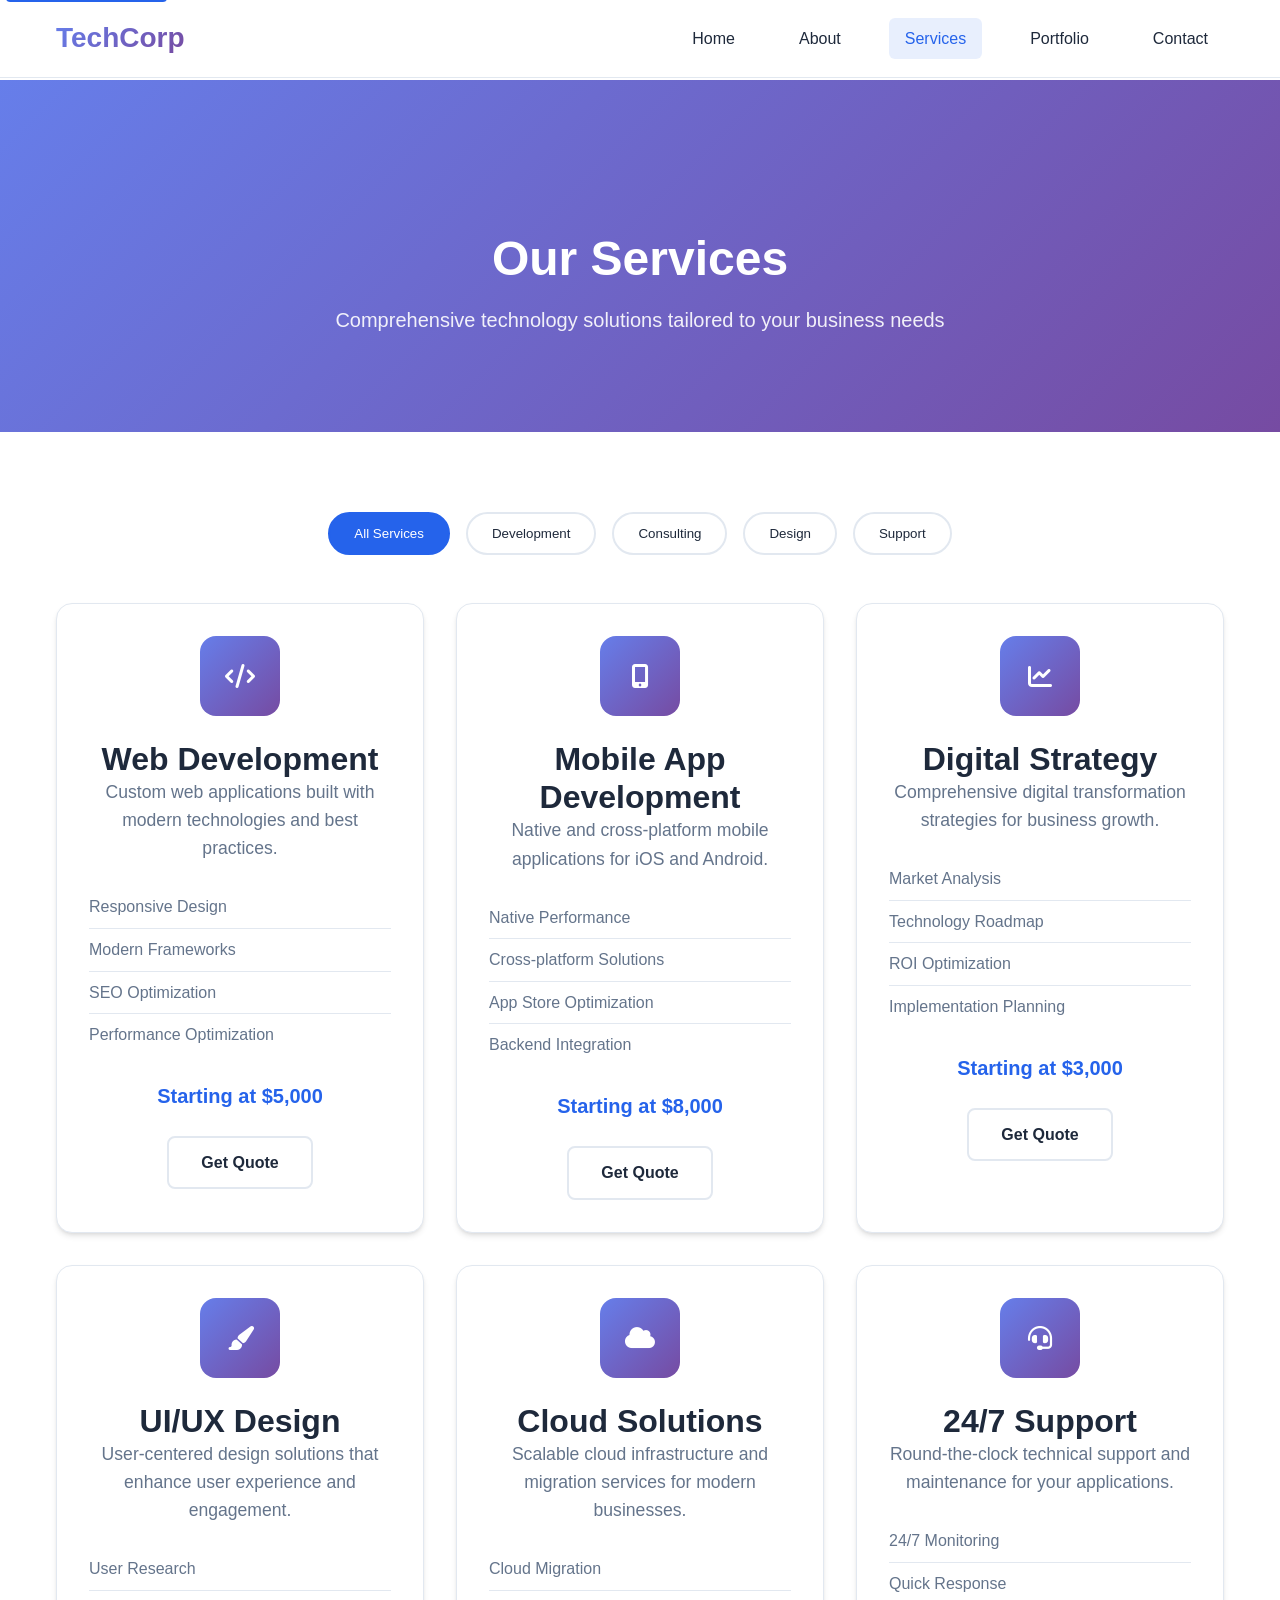
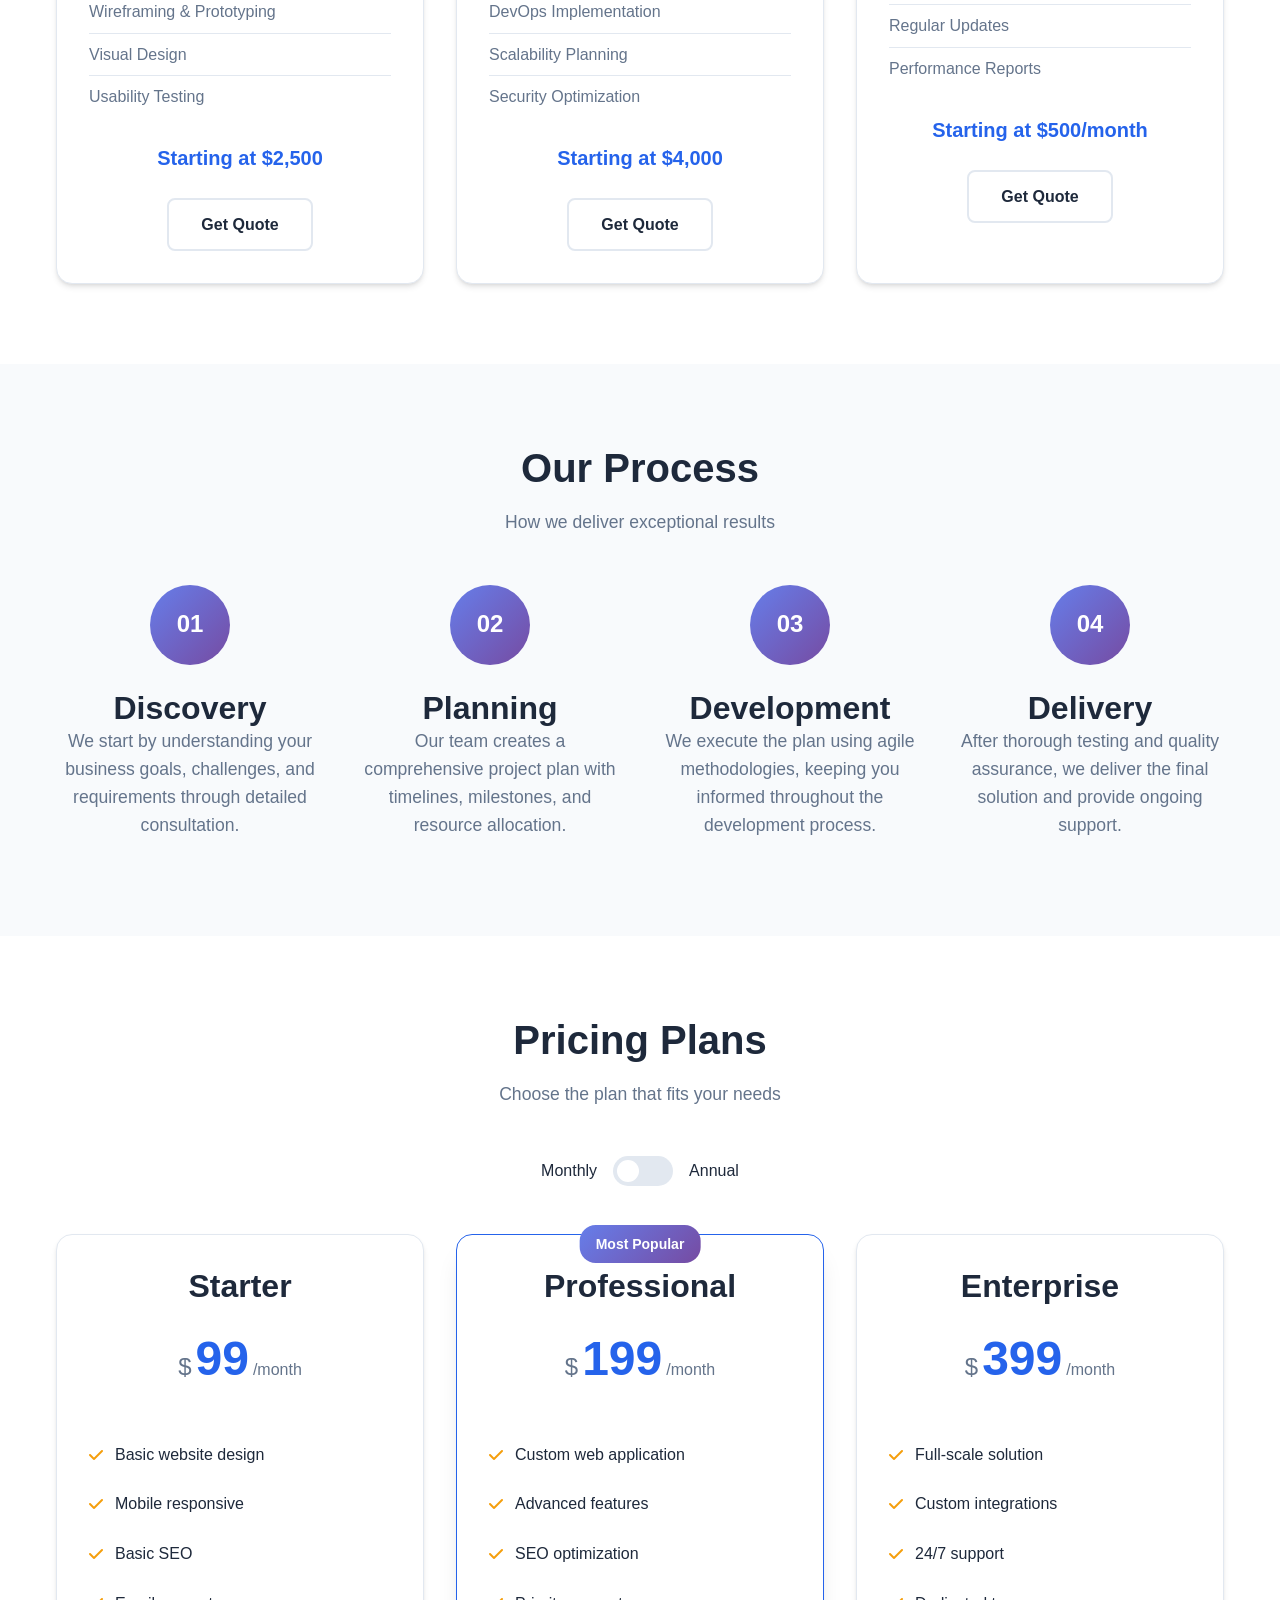
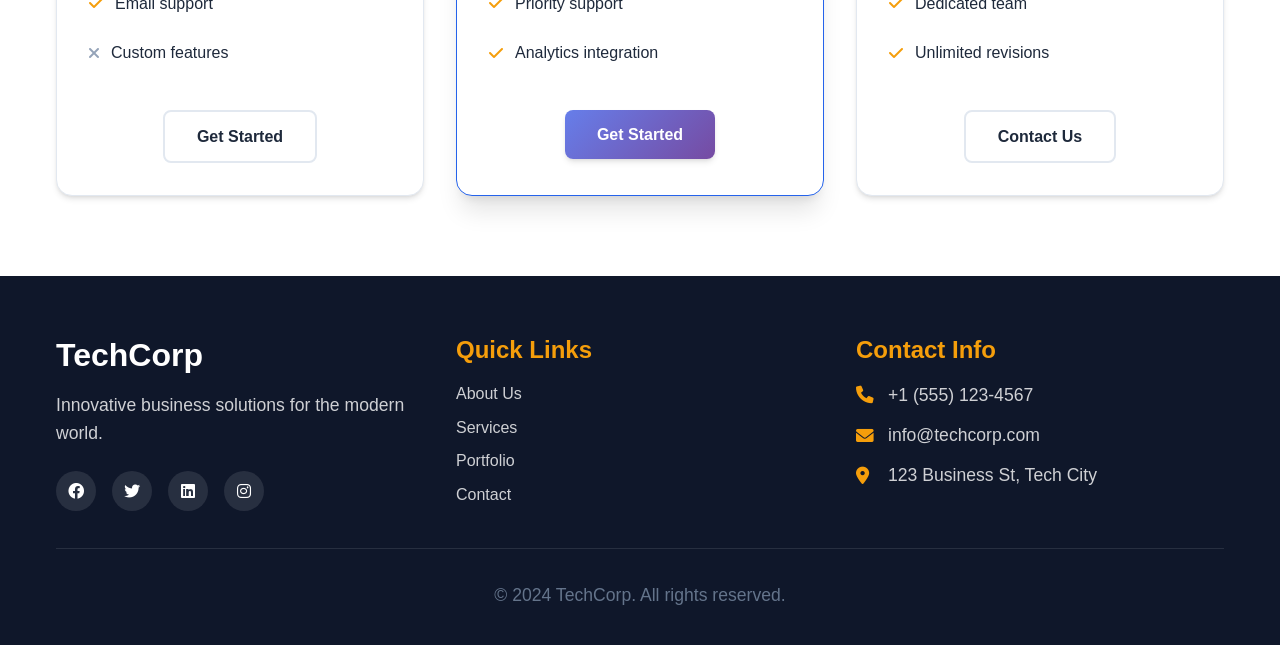
<file: services.html>
<!DOCTYPE html>
<html lang="en">
<head>
    <meta charset="UTF-8">
    <meta name="viewport" content="width=device-width, initial-scale=1.0">
    <title>Services - TechCorp</title>
    <link rel="stylesheet" href="styles.css">
    <link href="https://cdnjs.cloudflare.com/ajax/libs/font-awesome/6.0.0/css/all.min.css" rel="stylesheet">
</head>
<body>
    <!-- Navigation -->
    <nav class="navbar">
        <div class="nav-container">
            <div class="nav-logo">
                <a href="index.html">TechCorp</a>
            </div>
            <div class="nav-menu" id="nav-menu">
                <a href="index.html" class="nav-link">Home</a>
                <a href="about.html" class="nav-link">About</a>
                <a href="services.html" class="nav-link active">Services</a>
                <a href="portfolio.html" class="nav-link">Portfolio</a>
                <a href="contact.html" class="nav-link">Contact</a>
            </div>
            <div class="nav-toggle" id="nav-toggle">
                <span class="bar"></span>
                <span class="bar"></span>
                <span class="bar"></span>
            </div>
        </div>
    </nav>

    <!-- Page Header -->
    <section class="page-header">
        <div class="container">
            <h1>Our Services</h1>
            <p>Comprehensive technology solutions tailored to your business needs</p>
        </div>
    </section>

    <!-- Services Grid -->
    <section class="services-grid">
        <div class="container">
            <div class="services-filter">
                <button class="filter-btn active" data-filter="all">All Services</button>
                <button class="filter-btn" data-filter="development">Development</button>
                <button class="filter-btn" data-filter="consulting">Consulting</button>
                <button class="filter-btn" data-filter="design">Design</button>
                <button class="filter-btn" data-filter="support">Support</button>
            </div>
            
            <div class="services-container">
                <div class="service-card" data-category="development" data-aos="fade-up">
                    <div class="service-icon">
                        <i class="fas fa-code"></i>
                    </div>
                    <h3>Web Development</h3>
                    <p>Custom web applications built with modern technologies and best practices.</p>
                    <ul class="service-features">
                        <li>Responsive Design</li>
                        <li>Modern Frameworks</li>
                        <li>SEO Optimization</li>
                        <li>Performance Optimization</li>
                    </ul>
                    <div class="service-price">Starting at $5,000</div>
                    <a href="contact.html" class="btn btn-outline">Get Quote</a>
                </div>

                <div class="service-card" data-category="development" data-aos="fade-up" data-aos-delay="100">
                    <div class="service-icon">
                        <i class="fas fa-mobile-alt"></i>
                    </div>
                    <h3>Mobile App Development</h3>
                    <p>Native and cross-platform mobile applications for iOS and Android.</p>
                    <ul class="service-features">
                        <li>Native Performance</li>
                        <li>Cross-platform Solutions</li>
                        <li>App Store Optimization</li>
                        <li>Backend Integration</li>
                    </ul>
                    <div class="service-price">Starting at $8,000</div>
                    <a href="contact.html" class="btn btn-outline">Get Quote</a>
                </div>

                <div class="service-card" data-category="consulting" data-aos="fade-up" data-aos-delay="200">
                    <div class="service-icon">
                        <i class="fas fa-chart-line"></i>
                    </div>
                    <h3>Digital Strategy</h3>
                    <p>Comprehensive digital transformation strategies for business growth.</p>
                    <ul class="service-features">
                        <li>Market Analysis</li>
                        <li>Technology Roadmap</li>
                        <li>ROI Optimization</li>
                        <li>Implementation Planning</li>
                    </ul>
                    <div class="service-price">Starting at $3,000</div>
                    <a href="contact.html" class="btn btn-outline">Get Quote</a>
                </div>

                <div class="service-card" data-category="design" data-aos="fade-up">
                    <div class="service-icon">
                        <i class="fas fa-paint-brush"></i>
                    </div>
                    <h3>UI/UX Design</h3>
                    <p>User-centered design solutions that enhance user experience and engagement.</p>
                    <ul class="service-features">
                        <li>User Research</li>
                        <li>Wireframing & Prototyping</li>
                        <li>Visual Design</li>
                        <li>Usability Testing</li>
                    </ul>
                    <div class="service-price">Starting at $2,500</div>
                    <a href="contact.html" class="btn btn-outline">Get Quote</a>
                </div>

                <div class="service-card" data-category="development" data-aos="fade-up" data-aos-delay="100">
                    <div class="service-icon">
                        <i class="fas fa-cloud"></i>
                    </div>
                    <h3>Cloud Solutions</h3>
                    <p>Scalable cloud infrastructure and migration services for modern businesses.</p>
                    <ul class="service-features">
                        <li>Cloud Migration</li>
                        <li>DevOps Implementation</li>
                        <li>Scalability Planning</li>
                        <li>Security Optimization</li>
                    </ul>
                    <div class="service-price">Starting at $4,000</div>
                    <a href="contact.html" class="btn btn-outline">Get Quote</a>
                </div>

                <div class="service-card" data-category="support" data-aos="fade-up" data-aos-delay="200">
                    <div class="service-icon">
                        <i class="fas fa-headset"></i>
                    </div>
                    <h3>24/7 Support</h3>
                    <p>Round-the-clock technical support and maintenance for your applications.</p>
                    <ul class="service-features">
                        <li>24/7 Monitoring</li>
                        <li>Quick Response</li>
                        <li>Regular Updates</li>
                        <li>Performance Reports</li>
                    </ul>
                    <div class="service-price">Starting at $500/month</div>
                    <a href="contact.html" class="btn btn-outline">Get Quote</a>
                </div>
            </div>
        </div>
    </section>

    <!-- Process Section -->
    <section class="process">
        <div class="container">
            <h2 class="section-title">Our Process</h2>
            <p class="section-subtitle">How we deliver exceptional results</p>
            <div class="process-steps">
                <div class="process-step" data-aos="fade-up">
                    <div class="step-number">01</div>
                    <div class="step-content">
                        <h3>Discovery</h3>
                        <p>We start by understanding your business goals, challenges, and requirements through detailed consultation.</p>
                    </div>
                </div>
                <div class="process-step" data-aos="fade-up" data-aos-delay="100">
                    <div class="step-number">02</div>
                    <div class="step-content">
                        <h3>Planning</h3>
                        <p>Our team creates a comprehensive project plan with timelines, milestones, and resource allocation.</p>
                    </div>
                </div>
                <div class="process-step" data-aos="fade-up" data-aos-delay="200">
                    <div class="step-number">03</div>
                    <div class="step-content">
                        <h3>Development</h3>
                        <p>We execute the plan using agile methodologies, keeping you informed throughout the development process.</p>
                    </div>
                </div>
                <div class="process-step" data-aos="fade-up" data-aos-delay="300">
                    <div class="step-number">04</div>
                    <div class="step-content">
                        <h3>Delivery</h3>
                        <p>After thorough testing and quality assurance, we deliver the final solution and provide ongoing support.</p>
                    </div>
                </div>
            </div>
        </div>
    </section>

    <!-- Pricing Section -->
    <section class="pricing">
        <div class="container">
            <h2 class="section-title">Pricing Plans</h2>
            <p class="section-subtitle">Choose the plan that fits your needs</p>
            <div class="pricing-toggle">
                <span class="toggle-label">Monthly</span>
                <label class="toggle-switch">
                    <input type="checkbox" id="pricing-toggle">
                    <span class="slider"></span>
                </label>
                <span class="toggle-label">Annual</span>
            </div>
            <div class="pricing-grid">
                <div class="pricing-card" data-aos="fade-up">
                    <div class="pricing-header">
                        <h3>Starter</h3>
                        <div class="price">
                            <span class="currency">$</span>
                            <span class="amount" data-monthly="99" data-annual="990">99</span>
                            <span class="period">/month</span>
                        </div>
                    </div>
                    <ul class="pricing-features">
                        <li><i class="fas fa-check"></i> Basic website design</li>
                        <li><i class="fas fa-check"></i> Mobile responsive</li>
                        <li><i class="fas fa-check"></i> Basic SEO</li>
                        <li><i class="fas fa-check"></i> Email support</li>
                        <li><i class="fas fa-times"></i> Custom features</li>
                    </ul>
                    <a href="contact.html" class="btn btn-outline">Get Started</a>
                </div>
                <div class="pricing-card featured" data-aos="fade-up" data-aos-delay="100">
                    <div class="pricing-badge">Most Popular</div>
                    <div class="pricing-header">
                        <h3>Professional</h3>
                        <div class="price">
                            <span class="currency">$</span>
                            <span class="amount" data-monthly="199" data-annual="1990">199</span>
                            <span class="period">/month</span>
                        </div>
                    </div>
                    <ul class="pricing-features">
                        <li><i class="fas fa-check"></i> Custom web application</li>
                        <li><i class="fas fa-check"></i> Advanced features</li>
                        <li><i class="fas fa-check"></i> SEO optimization</li>
                        <li><i class="fas fa-check"></i> Priority support</li>
                        <li><i class="fas fa-check"></i> Analytics integration</li>
                    </ul>
                    <a href="contact.html" class="btn btn-primary">Get Started</a>
                </div>
                <div class="pricing-card" data-aos="fade-up" data-aos-delay="200">
                    <div class="pricing-header">
                        <h3>Enterprise</h3>
                        <div class="price">
                            <span class="currency">$</span>
                            <span class="amount" data-monthly="399" data-annual="3990">399</span>
                            <span class="period">/month</span>
                        </div>
                    </div>
                    <ul class="pricing-features">
                        <li><i class="fas fa-check"></i> Full-scale solution</li>
                        <li><i class="fas fa-check"></i> Custom integrations</li>
                        <li><i class="fas fa-check"></i> 24/7 support</li>
                        <li><i class="fas fa-check"></i> Dedicated team</li>
                        <li><i class="fas fa-check"></i> Unlimited revisions</li>
                    </ul>
                    <a href="contact.html" class="btn btn-outline">Contact Us</a>
                </div>
            </div>
        </div>
    </section>

    <!-- Footer -->
    <footer class="footer">
        <div class="container">
            <div class="footer-content">
                <div class="footer-section">
                    <h3>TechCorp</h3>
                    <p>Innovative business solutions for the modern world.</p>
                    <div class="social-links">
                        <a href="#"><i class="fab fa-facebook"></i></a>
                        <a href="#"><i class="fab fa-twitter"></i></a>
                        <a href="#"><i class="fab fa-linkedin"></i></a>
                        <a href="#"><i class="fab fa-instagram"></i></a>
                    </div>
                </div>
                <div class="footer-section">
                    <h4>Quick Links</h4>
                    <ul>
                        <li><a href="about.html">About Us</a></li>
                        <li><a href="services.html">Services</a></li>
                        <li><a href="portfolio.html">Portfolio</a></li>
                        <li><a href="contact.html">Contact</a></li>
                    </ul>
                </div>
                <div class="footer-section">
                    <h4>Contact Info</h4>
                    <div class="contact-info">
                        <p><i class="fas fa-phone"></i> +1 (555) 123-4567</p>
                        <p><i class="fas fa-envelope"></i> info@techcorp.com</p>
                        <p><i class="fas fa-map-marker-alt"></i> 123 Business St, Tech City</p>
                    </div>
                </div>
            </div>
            <div class="footer-bottom">
                <p>&copy; 2024 TechCorp. All rights reserved.</p>
            </div>
        </div>
    </footer>

    <script src="script.js"></script>
</body>
</html>
</file>
<file: styles.css>
/* Reset and Base Styles */
* {
    margin: 0;
    padding: 0;
    box-sizing: border-box;
}

:root {
    --primary-color: #2563eb;
    --primary-dark: #1d4ed8;
    --secondary-color: #64748b;
    --accent-color: #f59e0b;
    --text-primary: #1e293b;
    --text-secondary: #64748b;
    --text-light: #94a3b8;
    --background: #ffffff;
    --background-light: #f8fafc;
    --background-dark: #0f172a;
    --border-color: #e2e8f0;
    --gradient-primary: linear-gradient(135deg, #667eea 0%, #764ba2 100%);
    --gradient-secondary: linear-gradient(135deg, #f093fb 0%, #f5576c 100%);
    --shadow-sm: 0 1px 2px 0 rgb(0 0 0 / 0.05);
    --shadow-md: 0 4px 6px -1px rgb(0 0 0 / 0.1), 0 2px 4px -2px rgb(0 0 0 / 0.1);
    --shadow-lg: 0 10px 15px -3px rgb(0 0 0 / 0.1), 0 4px 6px -4px rgb(0 0 0 / 0.1);
    --shadow-xl: 0 20px 25px -5px rgb(0 0 0 / 0.1), 0 8px 10px -6px rgb(0 0 0 / 0.1);
}

body {
    font-family: 'Inter', -apple-system, BlinkMacSystemFont, 'Segoe UI', Roboto, sans-serif;
    line-height: 1.6;
    color: var(--text-primary);
    background: var(--background);
    overflow-x: hidden;
}

.container {
    max-width: 1200px;
    margin: 0 auto;
    padding: 0 1rem;
}

/* Typography */
h1, h2, h3, h4, h5, h6 {
    font-weight: 700;
    line-height: 1.2;
}

h1 { font-size: 3rem; }
h2 { font-size: 2.5rem; }
h3 { font-size: 2rem; }
h4 { font-size: 1.5rem; }
h5 { font-size: 1.25rem; }
h6 { font-size: 1rem; }

p {
    font-size: 1.1rem;
    color: var(--text-secondary);
    margin-bottom: 1rem;
}

/* Buttons */
.btn {
    display: inline-flex;
    align-items: center;
    justify-content: center;
    padding: 0.75rem 2rem;
    border: none;
    border-radius: 0.5rem;
    font-weight: 600;
    text-decoration: none;
    transition: all 0.3s ease;
    cursor: pointer;
    font-size: 1rem;
    position: relative;
    overflow: hidden;
}

.btn-primary {
    background: var(--gradient-primary);
    color: white;
    box-shadow: var(--shadow-md);
}

.btn-primary:hover {
    transform: translateY(-2px);
    box-shadow: var(--shadow-lg);
}

.btn-secondary {
    background: transparent;
    color: var(--primary-color);
    border: 2px solid var(--primary-color);
}

.btn-secondary:hover {
    background: var(--primary-color);
    color: white;
    transform: translateY(-2px);
}

.btn-outline {
    background: transparent;
    color: var(--text-primary);
    border: 2px solid var(--border-color);
}

.btn-outline:hover {
    background: var(--primary-color);
    color: white;
    border-color: var(--primary-color);
    transform: translateY(-2px);
}

/* Navigation */
.navbar {
    position: fixed;
    top: 0;
    width: 100%;
    background: rgba(255, 255, 255, 0.95);
    backdrop-filter: blur(10px);
    z-index: 1000;
    padding: 1rem 0;
    transition: all 0.3s ease;
    border-bottom: 1px solid var(--border-color);
}

.nav-container {
    display: flex;
    justify-content: space-between;
    align-items: center;
    max-width: 1200px;
    margin: 0 auto;
    padding: 0 1rem;
}

.nav-logo a {
    font-size: 1.75rem;
    font-weight: 800;
    color: var(--primary-color);
    text-decoration: none;
    background: var(--gradient-primary);
    -webkit-background-clip: text;
    background-clip: text;
    -webkit-text-fill-color: transparent;
}

.nav-menu {
    display: flex;
    gap: 2rem;
}

.nav-link {
    color: var(--text-primary);
    text-decoration: none;
    font-weight: 500;
    padding: 0.5rem 1rem;
    border-radius: 0.375rem;
    transition: all 0.3s ease;
    position: relative;
}

.nav-link:hover,
.nav-link.active {
    color: var(--primary-color);
    background: rgba(37, 99, 235, 0.1);
}

.nav-toggle {
    display: none;
    flex-direction: column;
    cursor: pointer;
}

.bar {
    width: 25px;
    height: 3px;
    background: var(--text-primary);
    margin: 3px 0;
    transition: 0.3s;
    border-radius: 2px;
}

/* Hero Section */
.hero {
    min-height: 100vh;
    display: flex;
    align-items: center;
    background: linear-gradient(135deg, #667eea 0%, #764ba2 100%);
    color: white;
    padding: 120px 0 80px;
    position: relative;
    overflow: hidden;
}

.hero::before {
    content: '';
    position: absolute;
    top: 0;
    left: 0;
    right: 0;
    bottom: 0;
    background: url('data:image/svg+xml,<svg xmlns="http://www.w3.org/2000/svg" viewBox="0 0 1000 1000"><polygon fill="%23ffffff10" points="0,1000 1000,800 1000,1000"/></svg>');
    background-size: cover;
}

.hero .container {
    display: grid;
    grid-template-columns: 1fr 1fr;
    gap: 4rem;
    align-items: center;
    position: relative;
    z-index: 1;
}

.hero-content {
    animation: fadeInUp 1s ease-out;
}

.hero-title {
    font-size: 3.5rem;
    margin-bottom: 1.5rem;
    font-weight: 800;
}

.hero-subtitle {
    font-size: 1.25rem;
    margin-bottom: 2rem;
    color: rgba(255, 255, 255, 0.9);
}

.hero-buttons {
    display: flex;
    gap: 1rem;
    flex-wrap: wrap;
}

.hero-image {
    position: relative;
    height: 400px;
}

.floating-card {
    position: absolute;
    background: rgba(255, 255, 255, 0.1);
    backdrop-filter: blur(10px);
    border: 1px solid rgba(255, 255, 255, 0.2);
    border-radius: 1rem;
    padding: 1.5rem;
    display: flex;
    flex-direction: column;
    align-items: center;
    gap: 0.5rem;
    animation: float 6s ease-in-out infinite;
}

.floating-card i {
    font-size: 2rem;
    color: var(--accent-color);
}

.floating-card span {
    font-weight: 600;
    font-size: 0.9rem;
}

.card-1 {
    top: 50px;
    left: 50px;
    animation-delay: 0s;
}

.card-2 {
    top: 150px;
    right: 80px;
    animation-delay: 2s;
}

.card-3 {
    bottom: 100px;
    left: 100px;
    animation-delay: 4s;
}

/* Page Header */
.page-header {
    background: var(--gradient-primary);
    color: white;
    text-align: center;
    padding: 150px 0 80px;
    margin-top: 80px;
}

.page-header h1 {
    margin-bottom: 1rem;
}

.page-header p {
    font-size: 1.25rem;
    color: rgba(255, 255, 255, 0.9);
}

/* Sections */
.section-title {
    text-align: center;
    margin-bottom: 1rem;
    color: var(--text-primary);
}

.section-subtitle {
    text-align: center;
    margin-bottom: 3rem;
    color: var(--text-secondary);
    font-size: 1.1rem;
}

/* Features Section */
.features {
    padding: 80px 0;
    background: var(--background-light);
}

.features-grid {
    display: grid;
    grid-template-columns: repeat(auto-fit, minmax(300px, 1fr));
    gap: 2rem;
    margin-top: 3rem;
}

.feature-card {
    background: white;
    padding: 2rem;
    border-radius: 1rem;
    text-align: center;
    box-shadow: var(--shadow-md);
    transition: all 0.3s ease;
    border: 1px solid var(--border-color);
}

.feature-card:hover {
    transform: translateY(-5px);
    box-shadow: var(--shadow-xl);
}

.feature-icon {
    width: 80px;
    height: 80px;
    background: var(--gradient-primary);
    border-radius: 1rem;
    display: flex;
    align-items: center;
    justify-content: center;
    margin: 0 auto 1.5rem;
    color: white;
    font-size: 1.5rem;
}

.feature-card h3 {
    margin-bottom: 1rem;
    color: var(--text-primary);
}

/* Stats Section */
.stats {
    padding: 80px 0;
    background: var(--background-dark);
    color: white;
}

.stats-grid {
    display: grid;
    grid-template-columns: repeat(auto-fit, minmax(200px, 1fr));
    gap: 2rem;
}

.stat-item {
    text-align: center;
}

.stat-number {
    font-size: 3rem;
    font-weight: 800;
    color: var(--accent-color);
    margin-bottom: 0.5rem;
}

.stat-label {
    font-size: 1.1rem;
    color: rgba(255, 255, 255, 0.8);
}

/* About Content */
.about-content {
    padding: 80px 0;
}

.about-grid {
    display: grid;
    grid-template-columns: 1fr 1fr;
    gap: 4rem;
    align-items: center;
}

.about-features {
    display: flex;
    flex-direction: column;
    gap: 1rem;
    margin-top: 2rem;
}

.about-feature {
    display: flex;
    align-items: center;
    gap: 1rem;
}

.about-feature i {
    color: var(--primary-color);
    font-size: 1.25rem;
}

.about-image {
    display: flex;
    justify-content: center;
}

.image-placeholder {
    width: 400px;
    height: 300px;
    background: var(--background-light);
    border-radius: 1rem;
    display: flex;
    flex-direction: column;
    align-items: center;
    justify-content: center;
    border: 2px dashed var(--border-color);
}

.image-placeholder i {
    font-size: 3rem;
    color: var(--text-light);
    margin-bottom: 1rem;
}

/* Mission & Vision */
.mission-vision {
    padding: 80px 0;
    background: var(--background-light);
}

.mv-grid {
    display: grid;
    grid-template-columns: repeat(auto-fit, minmax(300px, 1fr));
    gap: 2rem;
}

.mv-card {
    background: white;
    padding: 2rem;
    border-radius: 1rem;
    text-align: center;
    box-shadow: var(--shadow-md);
    transition: all 0.3s ease;
}

.mv-card:hover {
    transform: translateY(-5px);
    box-shadow: var(--shadow-xl);
}

.mv-icon {
    width: 80px;
    height: 80px;
    background: var(--gradient-secondary);
    border-radius: 50%;
    display: flex;
    align-items: center;
    justify-content: center;
    margin: 0 auto 1.5rem;
    color: white;
    font-size: 1.5rem;
}

/* Team Section */
.team {
    padding: 80px 0;
}

.team-grid {
    display: grid;
    grid-template-columns: repeat(auto-fit, minmax(280px, 1fr));
    gap: 2rem;
}

.team-card {
    background: white;
    border-radius: 1rem;
    overflow: hidden;
    box-shadow: var(--shadow-md);
    transition: all 0.3s ease;
    text-align: center;
}

.team-card:hover {
    transform: translateY(-5px);
    box-shadow: var(--shadow-xl);
}

.team-image {
    padding: 2rem 2rem 0;
}

.avatar {
    width: 120px;
    height: 120px;
    background: var(--gradient-primary);
    border-radius: 50%;
    display: flex;
    align-items: center;
    justify-content: center;
    margin: 0 auto;
    color: white;
    font-size: 2rem;
}

.team-info {
    padding: 1.5rem 2rem 2rem;
}

.team-role {
    color: var(--primary-color);
    font-weight: 600;
    margin-bottom: 1rem;
}

.team-bio {
    font-size: 0.95rem;
    margin-bottom: 1.5rem;
}

.team-social {
    display: flex;
    justify-content: center;
    gap: 1rem;
}

.team-social a {
    width: 40px;
    height: 40px;
    background: var(--background-light);
    border-radius: 50%;
    display: flex;
    align-items: center;
    justify-content: center;
    color: var(--text-secondary);
    transition: all 0.3s ease;
}

.team-social a:hover {
    background: var(--primary-color);
    color: white;
}

/* Timeline */
.timeline {
    padding: 80px 0;
    background: var(--background-light);
}

.timeline-container {
    position: relative;
    max-width: 800px;
    margin: 0 auto;
}

.timeline-container::before {
    content: '';
    position: absolute;
    left: 50%;
    top: 0;
    bottom: 0;
    width: 2px;
    background: var(--primary-color);
    transform: translateX(-50%);
}

.timeline-item {
    display: flex;
    align-items: center;
    margin-bottom: 3rem;
    position: relative;
}

.timeline-item:nth-child(odd) {
    flex-direction: row-reverse;
}

.timeline-year {
    width: 100px;
    height: 100px;
    background: var(--gradient-primary);
    border-radius: 50%;
    display: flex;
    align-items: center;
    justify-content: center;
    color: white;
    font-weight: 800;
    font-size: 1.25rem;
    position: relative;
    z-index: 2;
}

.timeline-content {
    flex: 1;
    background: white;
    padding: 2rem;
    border-radius: 1rem;
    box-shadow: var(--shadow-md);
    margin: 0 2rem;
}

/* Services */
.services-grid {
    padding: 80px 0;
}

.services-filter {
    display: flex;
    justify-content: center;
    gap: 1rem;
    margin-bottom: 3rem;
    flex-wrap: wrap;
}

.filter-btn {
    padding: 0.75rem 1.5rem;
    border: 2px solid var(--border-color);
    background: white;
    color: var(--text-primary);
    border-radius: 2rem;
    cursor: pointer;
    transition: all 0.3s ease;
    font-weight: 500;
}

.filter-btn.active,
.filter-btn:hover {
    background: var(--primary-color);
    color: white;
    border-color: var(--primary-color);
}

.services-container {
    display: grid;
    grid-template-columns: repeat(auto-fit, minmax(350px, 1fr));
    gap: 2rem;
}

.service-card {
    background: white;
    padding: 2rem;
    border-radius: 1rem;
    box-shadow: var(--shadow-md);
    transition: all 0.3s ease;
    text-align: center;
    border: 1px solid var(--border-color);
}

.service-card:hover {
    transform: translateY(-5px);
    box-shadow: var(--shadow-xl);
}

.service-icon {
    width: 80px;
    height: 80px;
    background: var(--gradient-primary);
    border-radius: 1rem;
    display: flex;
    align-items: center;
    justify-content: center;
    margin: 0 auto 1.5rem;
    color: white;
    font-size: 1.5rem;
}

.service-features {
    list-style: none;
    margin: 1.5rem 0;
    text-align: left;
}

.service-features li {
    padding: 0.5rem 0;
    border-bottom: 1px solid var(--border-color);
    color: var(--text-secondary);
}

.service-features li:last-child {
    border-bottom: none;
}

.service-price {
    font-size: 1.25rem;
    font-weight: 700;
    color: var(--primary-color);
    margin: 1.5rem 0;
}

/* Process */
.process {
    padding: 80px 0;
    background: var(--background-light);
}

.process-steps {
    display: grid;
    grid-template-columns: repeat(auto-fit, minmax(250px, 1fr));
    gap: 2rem;
}

.process-step {
    text-align: center;
    position: relative;
}

.step-number {
    width: 80px;
    height: 80px;
    background: var(--gradient-primary);
    border-radius: 50%;
    display: flex;
    align-items: center;
    justify-content: center;
    margin: 0 auto 1.5rem;
    font-size: 1.5rem;
    font-weight: 800;
    color: white;
}

/* Pricing */
.pricing {
    padding: 80px 0;
}

.pricing-toggle {
    display: flex;
    align-items: center;
    justify-content: center;
    gap: 1rem;
    margin-bottom: 3rem;
}

.toggle-switch {
    position: relative;
    width: 60px;
    height: 30px;
    display: inline-block;
}

.toggle-switch input {
    opacity: 0;
    width: 0;
    height: 0;
}

.slider {
    position: absolute;
    cursor: pointer;
    top: 0;
    left: 0;
    right: 0;
    bottom: 0;
    background: var(--border-color);
    transition: 0.4s;
    border-radius: 30px;
}

.slider:before {
    position: absolute;
    content: "";
    height: 22px;
    width: 22px;
    left: 4px;
    bottom: 4px;
    background: white;
    transition: 0.4s;
    border-radius: 50%;
}

input:checked + .slider {
    background: var(--primary-color);
}

input:checked + .slider:before {
    transform: translateX(30px);
}

.pricing-grid {
    display: grid;
    grid-template-columns: repeat(auto-fit, minmax(300px, 1fr));
    gap: 2rem;
}

.pricing-card {
    background: white;
    border-radius: 1rem;
    padding: 2rem;
    box-shadow: var(--shadow-md);
    text-align: center;
    position: relative;
    transition: all 0.3s ease;
    border: 1px solid var(--border-color);
}

.pricing-card.featured {
    transform: scale(1.05);
    border-color: var(--primary-color);
    box-shadow: var(--shadow-xl);
}

.pricing-badge {
    position: absolute;
    top: -10px;
    left: 50%;
    transform: translateX(-50%);
    background: var(--gradient-primary);
    color: white;
    padding: 0.5rem 1rem;
    border-radius: 1rem;
    font-size: 0.875rem;
    font-weight: 600;
}

.pricing-header {
    margin-bottom: 2rem;
}

.price {
    display: flex;
    align-items: baseline;
    justify-content: center;
    gap: 0.25rem;
    margin: 1rem 0;
}

.currency {
    font-size: 1.5rem;
    color: var(--text-secondary);
}

.amount {
    font-size: 3rem;
    font-weight: 800;
    color: var(--primary-color);
}

.period {
    font-size: 1rem;
    color: var(--text-secondary);
}

.pricing-features {
    list-style: none;
    margin: 2rem 0;
    text-align: left;
}

.pricing-features li {
    padding: 0.75rem 0;
    display: flex;
    align-items: center;
    gap: 0.75rem;
}

.pricing-features .fa-check {
    color: var(--accent-color);
}

.pricing-features .fa-times {
    color: var(--text-light);
}

/* Portfolio */
.portfolio-filter {
    padding: 2rem 0;
    background: var(--background-light);
}

.filter-buttons {
    display: flex;
    justify-content: center;
    gap: 1rem;
    flex-wrap: wrap;
}

.portfolio-grid {
    padding: 80px 0;
}

.portfolio-container {
    display: grid;
    grid-template-columns: repeat(auto-fit, minmax(350px, 1fr));
    gap: 2rem;
}

.portfolio-item {
    background: white;
    border-radius: 1rem;
    overflow: hidden;
    box-shadow: var(--shadow-md);
    transition: all 0.3s ease;
}

.portfolio-item:hover {
    transform: translateY(-5px);
    box-shadow: var(--shadow-xl);
}

.portfolio-image {
    position: relative;
    height: 250px;
    overflow: hidden;
}

.project-placeholder {
    width: 100%;
    height: 100%;
    background: var(--background-light);
    display: flex;
    flex-direction: column;
    align-items: center;
    justify-content: center;
    color: var(--text-light);
    font-size: 3rem;
}

.portfolio-overlay {
    position: absolute;
    top: 0;
    left: 0;
    right: 0;
    bottom: 0;
    background: rgba(37, 99, 235, 0.9);
    display: flex;
    align-items: center;
    justify-content: center;
    opacity: 0;
    transition: all 0.3s ease;
}

.portfolio-item:hover .portfolio-overlay {
    opacity: 1;
}

.portfolio-content {
    text-align: center;
    color: white;
    padding: 2rem;
}

.portfolio-content h3 {
    margin-bottom: 0.5rem;
}

.portfolio-links {
    display: flex;
    justify-content: center;
    gap: 1rem;
    margin-top: 1rem;
}

.portfolio-link {
    width: 50px;
    height: 50px;
    background: rgba(255, 255, 255, 0.2);
    border-radius: 50%;
    display: flex;
    align-items: center;
    justify-content: center;
    color: white;
    text-decoration: none;
    transition: all 0.3s ease;
}

.portfolio-link:hover {
    background: white;
    color: var(--primary-color);
}

.portfolio-info {
    padding: 1.5rem;
}

.portfolio-category {
    color: var(--primary-color);
    font-size: 0.875rem;
    font-weight: 600;
}

/* Modal */
.modal {
    display: none;
    position: fixed;
    z-index: 2000;
    left: 0;
    top: 0;
    width: 100%;
    height: 100%;
    background: rgba(0, 0, 0, 0.5);
    backdrop-filter: blur(5px);
}

.modal-content {
    background: white;
    margin: 5% auto;
    padding: 0;
    border-radius: 1rem;
    width: 90%;
    max-width: 800px;
    position: relative;
    animation: modalSlideIn 0.3s ease;
}

.modal-close {
    position: absolute;
    right: 1rem;
    top: 1rem;
    font-size: 2rem;
    cursor: pointer;
    z-index: 1;
    color: var(--text-secondary);
    transition: color 0.3s ease;
}

.modal-close:hover {
    color: var(--primary-color);
}

.modal-body {
    padding: 2rem;
}

.modal-image {
    height: 300px;
    background: var(--background-light);
    border-radius: 0.5rem;
    margin-bottom: 2rem;
}

.modal-placeholder {
    width: 100%;
    height: 100%;
    display: flex;
    align-items: center;
    justify-content: center;
    color: var(--text-light);
    font-size: 4rem;
}

.modal-details {
    display: grid;
    grid-template-columns: repeat(auto-fit, minmax(200px, 1fr));
    gap: 1rem;
    margin: 2rem 0;
}

.detail-item {
    display: flex;
    flex-direction: column;
    gap: 0.25rem;
}

.modal-features {
    margin: 2rem 0;
}

.modal-features ul {
    list-style: none;
    display: grid;
    grid-template-columns: repeat(auto-fit, minmax(200px, 1fr));
    gap: 0.5rem;
}

.modal-features li {
    padding: 0.5rem 0;
    border-bottom: 1px solid var(--border-color);
}

.modal-buttons {
    display: flex;
    gap: 1rem;
    justify-content: center;
    margin-top: 2rem;
}

.success-modal {
    text-align: center;
}

.success-icon {
    font-size: 4rem;
    color: var(--accent-color);
    margin-bottom: 1rem;
}

/* Testimonials */
.testimonials {
    padding: 80px 0;
    background: var(--background-light);
}

.testimonials-slider {
    position: relative;
    max-width: 800px;
    margin: 0 auto;
    overflow: hidden;
}

.testimonial-item {
    display: none;
    text-align: center;
    padding: 2rem;
}

.testimonial-item.active {
    display: block;
    animation: fadeIn 0.5s ease;
}

.testimonial-content p {
    font-size: 1.25rem;
    font-style: italic;
    margin-bottom: 2rem;
    color: var(--text-primary);
}

.testimonial-author {
    display: flex;
    align-items: center;
    justify-content: center;
    gap: 1rem;
}

.author-avatar {
    width: 60px;
    height: 60px;
    background: var(--gradient-primary);
    border-radius: 50%;
    display: flex;
    align-items: center;
    justify-content: center;
    color: white;
    font-size: 1.25rem;
}

.author-info h4 {
    margin-bottom: 0.25rem;
}

.author-info span {
    color: var(--text-secondary);
    font-size: 0.9rem;
}

.testimonial-nav {
    display: flex;
    justify-content: center;
    gap: 0.5rem;
    margin-top: 2rem;
}

.nav-dot {
    width: 12px;
    height: 12px;
    border-radius: 50%;
    border: none;
    background: var(--border-color);
    cursor: pointer;
    transition: all 0.3s ease;
}

.nav-dot.active {
    background: var(--primary-color);
}

/* Contact */
.contact-section {
    padding: 80px 0;
}

.contact-grid {
    display: grid;
    grid-template-columns: 1fr 1fr;
    gap: 4rem;
    align-items: start;
}

.contact-methods {
    margin: 2rem 0;
}

.contact-method {
    display: flex;
    gap: 1rem;
    margin-bottom: 2rem;
    padding: 1.5rem;
    background: white;
    border-radius: 1rem;
    box-shadow: var(--shadow-sm);
    border: 1px solid var(--border-color);
}

.method-icon {
    width: 60px;
    height: 60px;
    background: var(--gradient-primary);
    border-radius: 1rem;
    display: flex;
    align-items: center;
    justify-content: center;
    color: white;
    font-size: 1.25rem;
    flex-shrink: 0;
}

.method-info h3 {
    margin-bottom: 0.5rem;
    font-size: 1.1rem;
}

.method-info p {
    margin-bottom: 0.25rem;
    color: var(--text-primary);
    font-weight: 600;
}

.method-info span {
    color: var(--text-secondary);
    font-size: 0.9rem;
}

.social-contact {
    margin-top: 2rem;
}

.social-links {
    display: flex;
    gap: 1rem;
    margin-top: 1rem;
}

.social-link {
    width: 50px;
    height: 50px;
    background: var(--background-light);
    border-radius: 50%;
    display: flex;
    align-items: center;
    justify-content: center;
    color: var(--text-secondary);
    text-decoration: none;
    transition: all 0.3s ease;
}

.social-link:hover {
    background: var(--primary-color);
    color: white;
    transform: translateY(-2px);
}

/* Contact Form */
.contact-form-container {
    background: white;
    padding: 2rem;
    border-radius: 1rem;
    box-shadow: var(--shadow-md);
    border: 1px solid var(--border-color);
}

.contact-form h2 {
    margin-bottom: 2rem;
    text-align: center;
}

.form-row {
    display: grid;
    grid-template-columns: 1fr 1fr;
    gap: 1rem;
}

.form-group {
    margin-bottom: 1.5rem;
}

.form-group label {
    display: block;
    margin-bottom: 0.5rem;
    font-weight: 600;
    color: var(--text-primary);
}

.form-group input,
.form-group select,
.form-group textarea {
    width: 100%;
    padding: 0.75rem;
    border: 2px solid var(--border-color);
    border-radius: 0.5rem;
    font-size: 1rem;
    transition: all 0.3s ease;
    background: white;
}

.form-group input:focus,
.form-group select:focus,
.form-group textarea:focus {
    outline: none;
    border-color: var(--primary-color);
    box-shadow: 0 0 0 3px rgba(37, 99, 235, 0.1);
}

.checkbox-group {
    display: flex;
    align-items: flex-start;
    gap: 0.75rem;
}

.checkbox-label {
    display: flex;
    align-items: flex-start;
    gap: 0.75rem;
    cursor: pointer;
    font-size: 0.95rem;
    line-height: 1.5;
}

.checkbox-label input[type="checkbox"] {
    display: none;
}

.checkmark {
    width: 20px;
    height: 20px;
    border: 2px solid var(--border-color);
    border-radius: 0.25rem;
    position: relative;
    flex-shrink: 0;
    transition: all 0.3s ease;
}

.checkbox-label input[type="checkbox"]:checked + .checkmark {
    background: var(--primary-color);
    border-color: var(--primary-color);
}

.checkbox-label input[type="checkbox"]:checked + .checkmark::after {
    content: '✓';
    position: absolute;
    top: 50%;
    left: 50%;
    transform: translate(-50%, -50%);
    color: white;
    font-size: 0.75rem;
    font-weight: bold;
}

.error-message {
    color: #ef4444;
    font-size: 0.875rem;
    margin-top: 0.25rem;
    display: block;
}

.btn-submit {
    width: 100%;
    position: relative;
    overflow: hidden;
}

.btn-loading {
    display: none;
}

.btn-submit.loading .btn-text {
    display: none;
}

.btn-submit.loading .btn-loading {
    display: flex;
    align-items: center;
    gap: 0.5rem;
}

/* FAQ */
.faq {
    padding: 80px 0;
    background: var(--background-light);
}

.faq-container {
    max-width: 800px;
    margin: 0 auto;
}

.faq-item {
    background: white;
    border-radius: 1rem;
    margin-bottom: 1rem;
    box-shadow: var(--shadow-sm);
    border: 1px solid var(--border-color);
}

.faq-question {
    padding: 1.5rem;
    display: flex;
    justify-content: space-between;
    align-items: center;
    cursor: pointer;
    transition: all 0.3s ease;
}

.faq-question:hover {
    background: var(--background-light);
}

.faq-question h3 {
    font-size: 1.1rem;
    margin: 0;
}

.faq-question i {
    color: var(--primary-color);
    transition: transform 0.3s ease;
}

.faq-item.active .faq-question i {
    transform: rotate(45deg);
}

.faq-answer {
    max-height: 0;
    overflow: hidden;
    transition: all 0.3s ease;
}

.faq-item.active .faq-answer {
    max-height: 200px;
    padding: 0 1.5rem 1.5rem;
}

/* Map */
.map-section {
    padding: 80px 0;
}

.map-container {
    height: 400px;
    border-radius: 1rem;
    overflow: hidden;
    box-shadow: var(--shadow-md);
}

.map-placeholder {
    width: 100%;
    height: 100%;
    background: var(--background-light);
    display: flex;
    flex-direction: column;
    align-items: center;
    justify-content: center;
    color: var(--text-light);
    border: 2px dashed var(--border-color);
}

.map-placeholder i {
    font-size: 3rem;
    margin-bottom: 1rem;
}

/* CTA Section */
.cta {
    padding: 80px 0;
    background: var(--gradient-primary);
    color: white;
    text-align: center;
}

.cta-content h2 {
    margin-bottom: 1rem;
}

.cta-content p {
    font-size: 1.25rem;
    margin-bottom: 2rem;
    color: rgba(255, 255, 255, 0.9);
}

/* Footer */
.footer {
    background: var(--background-dark);
    color: white;
    padding: 60px 0 20px;
}

.footer-content {
    display: grid;
    grid-template-columns: repeat(auto-fit, minmax(250px, 1fr));
    gap: 2rem;
    margin-bottom: 2rem;
}

.footer-section h3 {
    margin-bottom: 1rem;
    color: white;
}

.footer-section h4 {
    margin-bottom: 1rem;
    color: var(--accent-color);
}

.footer-section p {
    color: rgba(255, 255, 255, 0.8);
    margin-bottom: 1.5rem;
}

.footer-section ul {
    list-style: none;
}

.footer-section ul li {
    margin-bottom: 0.5rem;
}

.footer-section ul li a {
    color: rgba(255, 255, 255, 0.8);
    text-decoration: none;
    transition: color 0.3s ease;
}

.footer-section ul li a:hover {
    color: var(--accent-color);
}

.footer .social-links {
    display: flex;
    gap: 1rem;
    margin-top: 1rem;
}

.footer .social-links a {
    width: 40px;
    height: 40px;
    background: rgba(255, 255, 255, 0.1);
    border-radius: 50%;
    display: flex;
    align-items: center;
    justify-content: center;
    color: white;
    text-decoration: none;
    transition: all 0.3s ease;
}

.footer .social-links a:hover {
    background: var(--accent-color);
    transform: translateY(-2px);
}

.contact-info {
    display: flex;
    flex-direction: column;
    gap: 0.75rem;
}

.contact-info p {
    display: flex;
    align-items: center;
    gap: 0.75rem;
    margin: 0;
}

.contact-info i {
    color: var(--accent-color);
    width: 20px;
}

.footer-bottom {
    text-align: center;
    padding-top: 2rem;
    border-top: 1px solid rgba(255, 255, 255, 0.1);
    color: rgba(255, 255, 255, 0.6);
}

/* Animations */
@keyframes fadeInUp {
    from {
        opacity: 0;
        transform: translateY(30px);
    }
    to {
        opacity: 1;
        transform: translateY(0);
    }
}

@keyframes float {
    0%, 100% {
        transform: translateY(0px);
    }
    50% {
        transform: translateY(-20px);
    }
}

@keyframes fadeIn {
    from { opacity: 0; }
    to { opacity: 1; }
}

@keyframes modalSlideIn {
    from {
        opacity: 0;
        transform: translateY(-50px);
    }
    to {
        opacity: 1;
        transform: translateY(0);
    }
}

/* Responsive Design */
@media (max-width: 1024px) {
    .hero .container {
        grid-template-columns: 1fr;
        text-align: center;
    }
    
    .hero-image {
        height: 300px;
    }
    
    .about-grid {
        grid-template-columns: 1fr;
        gap: 2rem;
    }
    
    .contact-grid {
        grid-template-columns: 1fr;
        gap: 2rem;
    }
}

@media (max-width: 768px) {
    .nav-menu {
        position: fixed;
        left: -100%;
        top: 70px;
        flex-direction: column;
        background: white;
        width: 100%;
        text-align: center;
        transition: 0.3s;
        box-shadow: var(--shadow-lg);
        border-top: 1px solid var(--border-color);
        padding: 2rem 0;
    }

    .nav-menu.active {
        left: 0;
    }

    .nav-toggle {
        display: flex;
    }

    .nav-toggle.active .bar:nth-child(2) {
        opacity: 0;
    }

    .nav-toggle.active .bar:nth-child(1) {
        transform: translateY(8px) rotate(45deg);
    }

    .nav-toggle.active .bar:nth-child(3) {
        transform: translateY(-8px) rotate(-45deg);
    }

    h1 { font-size: 2.5rem; }
    h2 { font-size: 2rem; }
    h3 { font-size: 1.5rem; }

    .hero-title {
        font-size: 2.5rem;
    }

    .hero-buttons {
        justify-content: center;
    }

    .form-row {
        grid-template-columns: 1fr;
    }

    .features-grid,
    .services-container,
    .portfolio-container {
        grid-template-columns: 1fr;
    }

    .pricing-grid {
        grid-template-columns: 1fr;
    }

    .pricing-card.featured {
        transform: none;
    }

    .timeline-container::before {
        left: 20px;
    }

    .timeline-item {
        flex-direction: row !important;
        padding-left: 60px;
    }

    .timeline-item:nth-child(odd) {
        flex-direction: row;
    }

    .timeline-year {
        position: absolute;
        left: 0;
        width: 60px;
        height: 60px;
        font-size: 1rem;
    }

    .timeline-content {
        margin: 0;
    }

    .process-steps {
        grid-template-columns: 1fr;
    }

    .modal-content {
        width: 95%;
        margin: 10% auto;
    }

    .modal-body {
        padding: 1rem;
    }

    .modal-buttons {
        flex-direction: column;
    }
}

@media (max-width: 480px) {
    .container {
        padding: 0 0.5rem;
    }

    .hero {
        padding: 100px 0 60px;
    }

    .hero-title {
        font-size: 2rem;
    }

    .section-title {
        font-size: 1.75rem;
    }

    .floating-card {
        padding: 1rem;
    }

    .floating-card i {
        font-size: 1.5rem;
    }

    .card-1,
    .card-2,
    .card-3 {
        position: static;
        margin: 1rem auto;
    }

    .hero-image {
        height: auto;
        padding: 2rem 0;
    }

    .btn {
        padding: 0.6rem 1.5rem;
        font-size: 0.9rem;
    }

    .filter-buttons {
        gap: 0.5rem;
    }

    .filter-btn {
        padding: 0.5rem 1rem;
        font-size: 0.9rem;
    }
}

/* Print Styles */
@media print {
    .navbar,
    .hero,
    .cta,
    .modal {
        display: none !important;
    }
    
    body {
        font-size: 12pt;
        line-height: 1.4;
    }
    
    .page-header {
        margin-top: 0;
        padding: 2rem 0;
    }
}
</file>
